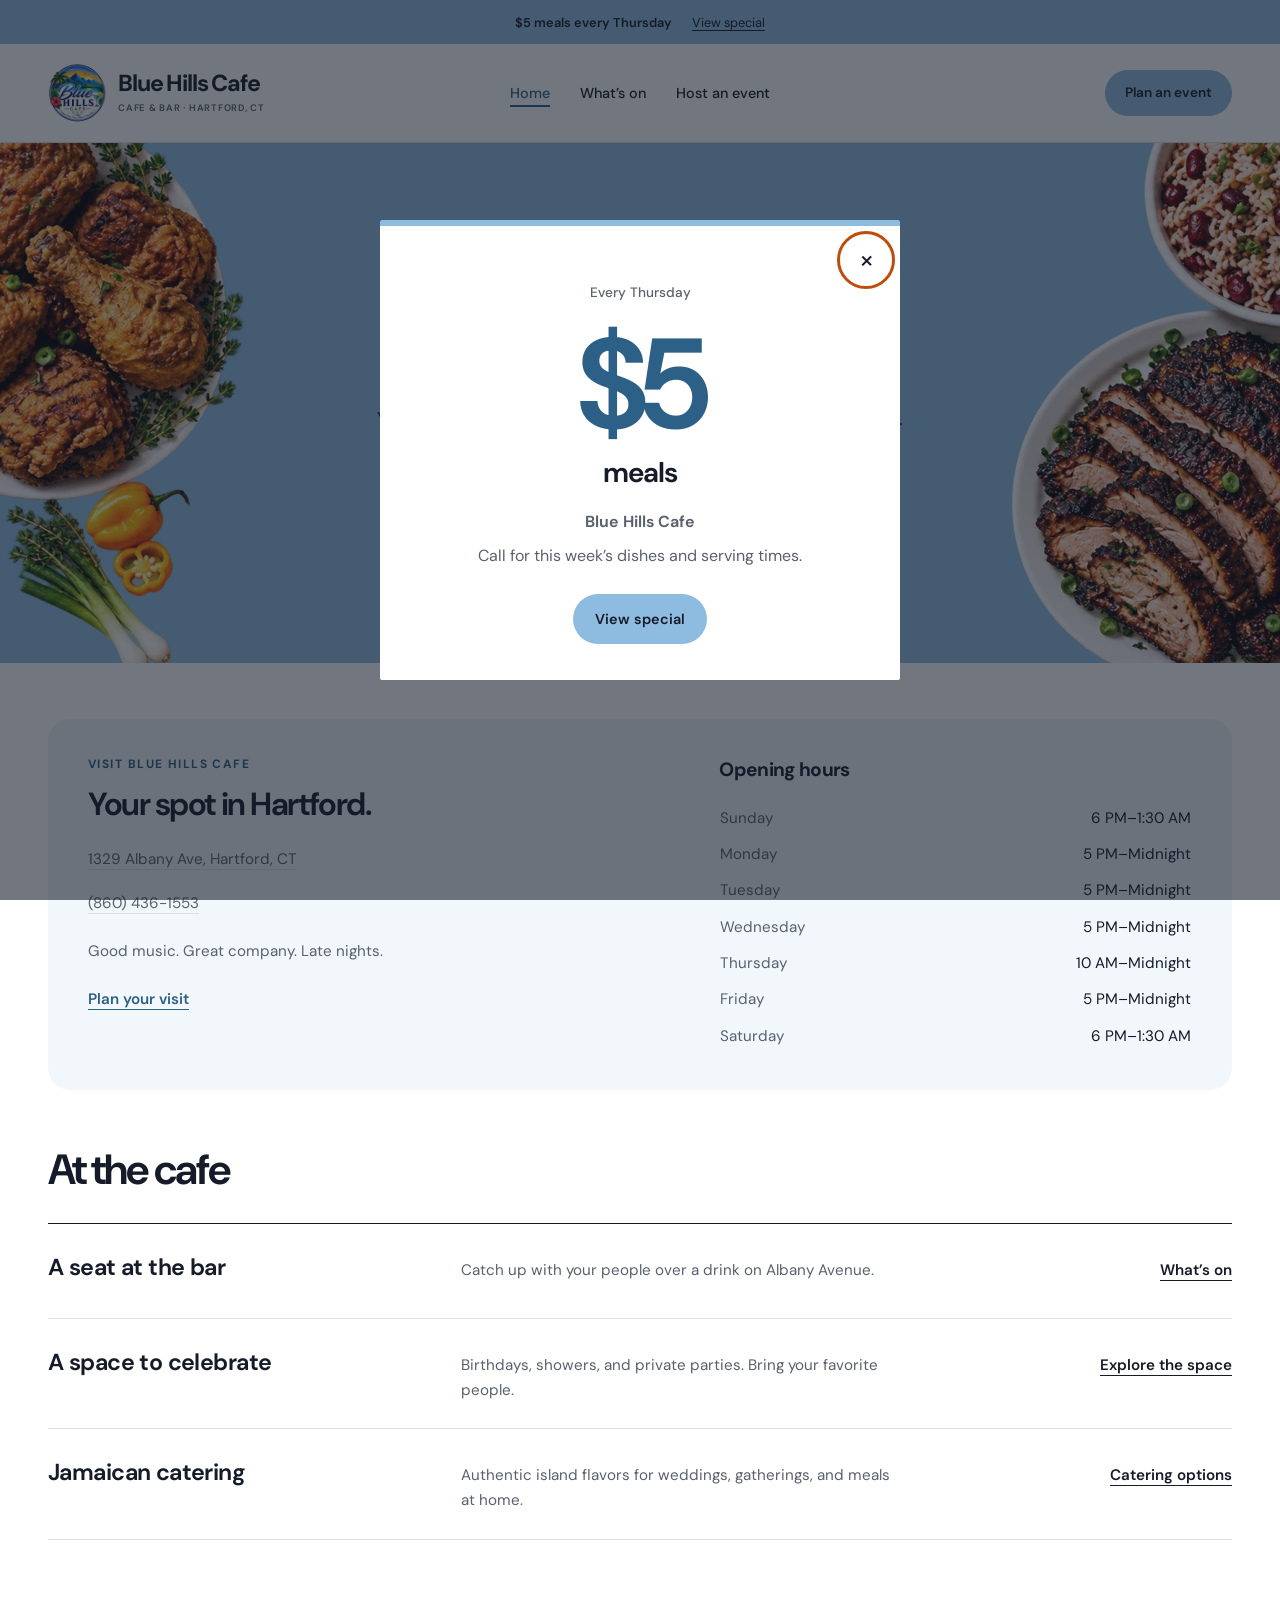
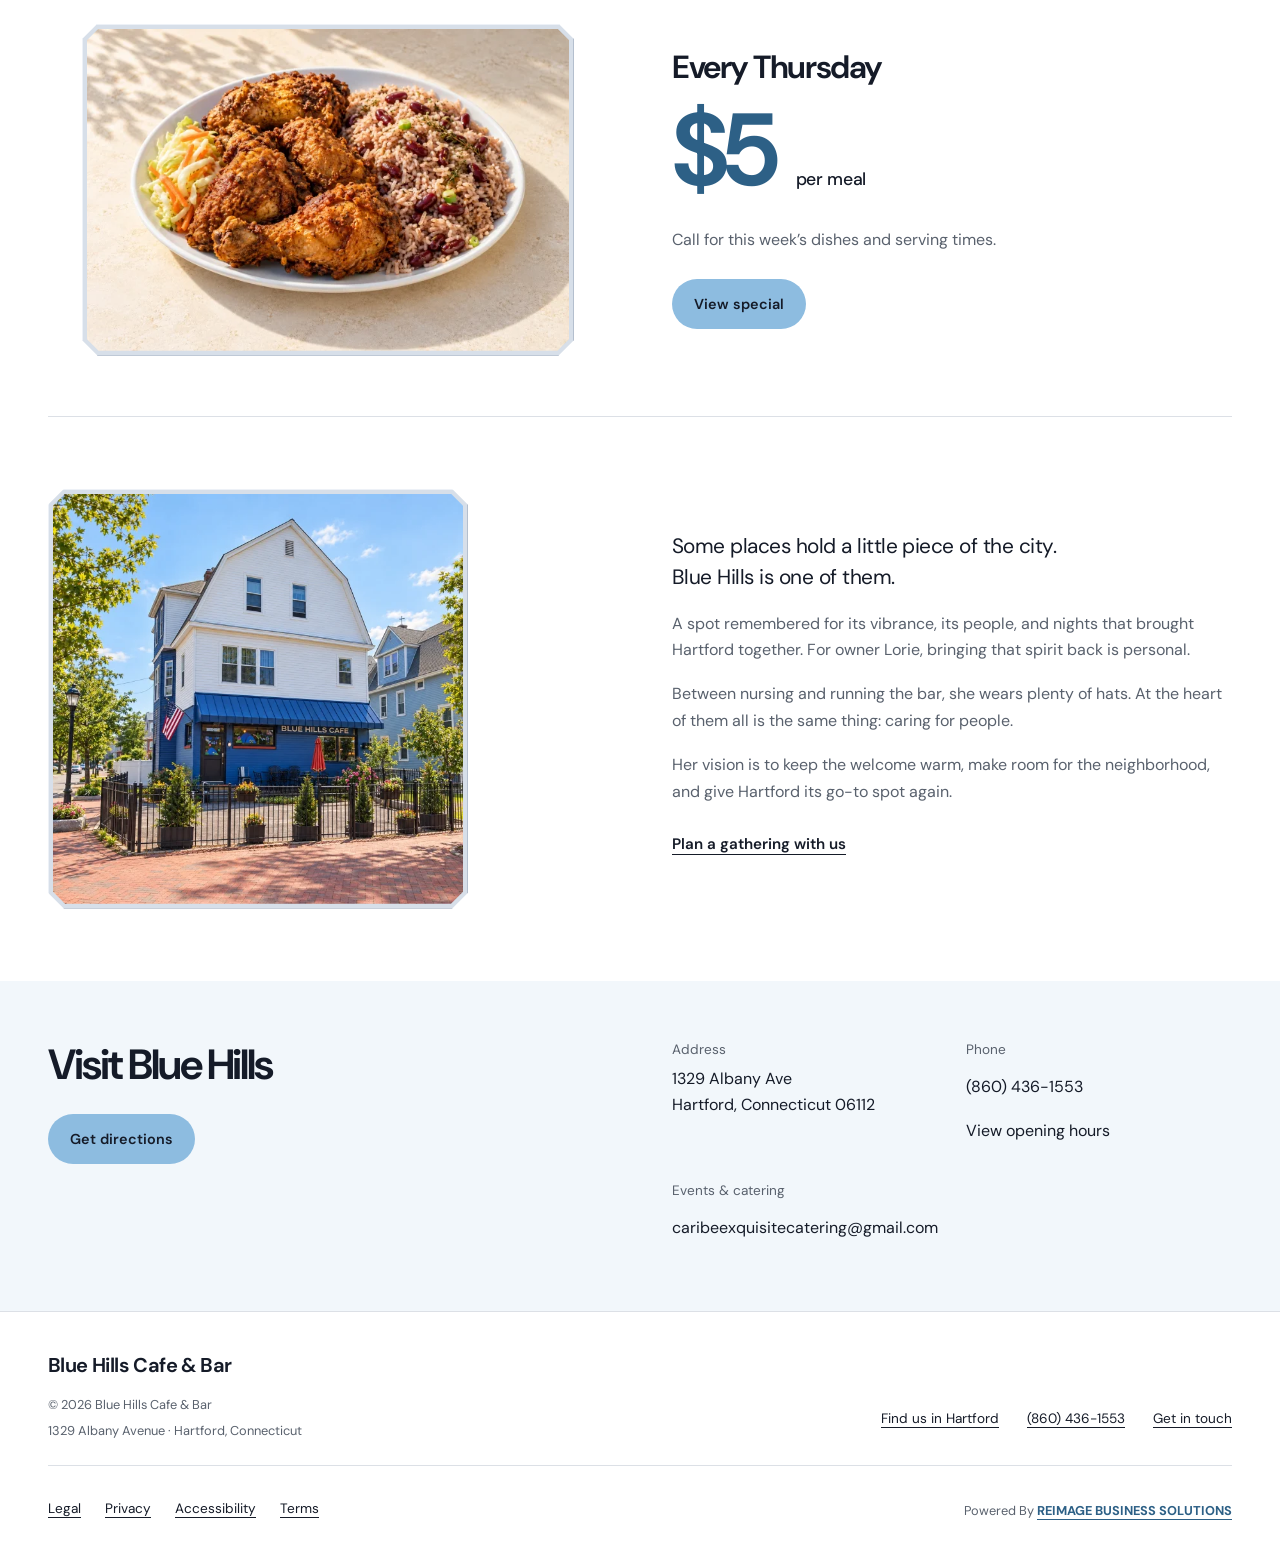
<file: index.html>
<!doctype html>
<html lang="en">
  <head>
    <meta charset="utf-8" />
    <meta name="viewport" content="width=device-width,initial-scale=1" />
    <meta name="theme-color" content="#ffffff" />
    <title>Blue Hills Cafe &amp; Bar | Hartford, CT</title>
    <meta
      name="description"
      content="Visit Blue Hills Cafe &amp; Bar in Hartford, CT for late-night drinks, $5 Thursday meals, music nights, private parties, and Jamaican catering."
    />
    <link rel="canonical" href="https://bluehillscafe.com/" />
    <link rel="describedby" href="https://bluehillscafe.com/llms.txt" type="text/plain" />
    <meta name="robots" content="index, follow, max-image-preview:large" />
    <meta property="og:type" content="website" />
    <meta property="og:site_name" content="Blue Hills Cafe" />
    <meta property="og:locale" content="en_US" />
    <meta property="og:title" content="Blue Hills Cafe &amp; Bar | Hartford, CT" />
    <meta property="og:description" content="Visit Blue Hills Cafe &amp; Bar in Hartford, CT for late-night drinks, $5 Thursday meals, music nights, private parties, and Jamaican catering." />
    <meta property="og:url" content="https://bluehillscafe.com/" />
    <meta property="og:image" content="https://bluehillscafe.com/assets/blue-hills-interior-1448.webp" />
    <meta property="og:image:width" content="1448" />
    <meta property="og:image:height" content="1086" />
    <meta property="og:image:alt" content="Blue Hills Cafe interior with a wooden bar, blue lighting, and a pool table" />
    <meta name="twitter:card" content="summary_large_image" />
    <meta name="twitter:title" content="Blue Hills Cafe &amp; Bar | Hartford, CT" />
    <meta name="twitter:description" content="Visit Blue Hills Cafe &amp; Bar in Hartford, CT for late-night drinks, $5 Thursday meals, music nights, private parties, and Jamaican catering." />
    <meta name="twitter:image" content="https://bluehillscafe.com/assets/blue-hills-interior-1448.webp" />
    <meta name="twitter:image:alt" content="Blue Hills Cafe interior with a wooden bar, blue lighting, and a pool table" />
    <link rel="icon" href="assets/favicon.svg?v=2" type="image/svg+xml" />
    <link rel="stylesheet" href="styles.css?v=20261112-closure-blue" />
    <script src="app.js?v=20261112-closure-blue" defer></script>
    <script type="application/ld+json">
      {
        "@context": "https://schema.org",
        "@graph": [
          {
            "@type": "WebSite",
            "@id": "https://bluehillscafe.com/#website",
            "url": "https://bluehillscafe.com/",
            "name": "Blue Hills Cafe",
            "inLanguage": "en-US",
            "publisher": {
              "@id": "https://bluehillscafe.com/#business"
            }
          },
          {
            "@type": "BarOrPub",
            "@id": "https://bluehillscafe.com/#business",
            "name": "Blue Hills Cafe & Bar",
            "alternateName": "Blue Hills Cafe",
            "url": "https://bluehillscafe.com/",
            "description": "Visit Blue Hills Cafe & Bar in Hartford, CT for late-night drinks, $5 Thursday meals, music nights, private parties, and Jamaican catering.",
            "image": "https://bluehillscafe.com/assets/blue-hills-interior-1448.webp",
            "logo": "https://bluehillscafe.com/assets/blue-hills-brand.jpg",
            "telephone": "+1-860-436-1553",
            "email": "caribeexquisitecatering@gmail.com",
            "address": {
              "@type": "PostalAddress",
              "streetAddress": "1329 Albany Avenue",
              "addressLocality": "Hartford",
              "addressRegion": "CT",
              "postalCode": "06112",
              "addressCountry": "US"
            },
            "hasMap": "https://www.google.com/maps/search/?api=1&query=1329+Albany+Ave+Hartford+Connecticut",
            "openingHoursSpecification": [
              {
                "@type": "OpeningHoursSpecification",
                "dayOfWeek": [
                  "Monday",
                  "Tuesday",
                  "Wednesday",
                  "Friday"
                ],
                "opens": "17:00",
                "closes": "00:00"
              },
              {
                "@type": "OpeningHoursSpecification",
                "dayOfWeek": "Thursday",
                "opens": "10:00",
                "closes": "00:00"
              },
              {
                "@type": "OpeningHoursSpecification",
                "dayOfWeek": [
                  "Saturday",
                  "Sunday"
                ],
                "opens": "18:00",
                "closes": "01:30"
              }
            ]
          }
        ]
      }
    </script>
    <meta name="msvalidate.01" content="78F93D1057647D83AE4B906CA632988F" />
  </head>
  <body data-page="home">
    <div data-header></div>
    <main id="main" tabindex="-1">
      <section class="food-hero" aria-labelledby="hero-heading">
        <div class="hero-food-spread" aria-hidden="true">
          <div class="hero-food-group hero-food-left">
            <img
              src="assets/catering-hero-centered-1774.webp"
              srcset="assets/catering-hero-centered-768.webp 768w, assets/catering-hero-centered-1280.webp 1280w, assets/catering-hero-centered-1774.webp 1774w"
              sizes="(max-width: 700px) 1000px, 100vw"
              alt=""
              width="1774"
              height="887"
              fetchpriority="high"
            />
          </div>
          <div class="hero-food-group hero-food-right">
            <img
              src="assets/catering-hero-centered-1774.webp"
              srcset="assets/catering-hero-centered-768.webp 768w, assets/catering-hero-centered-1280.webp 1280w, assets/catering-hero-centered-1774.webp 1774w"
              sizes="(max-width: 700px) 1000px, 100vw"
              alt=""
              width="1774"
              height="887"
              fetchpriority="high"
            />
          </div>
        </div>
        <div class="wrap hero">
          <div class="hero-copy">
            <h1 id="hero-heading">Good music.<br />Great company.</h1>
            <p class="intro">
              Late-night drinks, laid-back hangs, and a bite to eat.<br />Your
              local spot to unwind or rent for your next party or event.
            </p>
            <div class="actions">
              <a href="events.html" class="button">What’s on</a>
              <a href="host.html#appispot" class="button outline"
                >Rent this spot</a
              >
            </div>
            <a class="hero-location" href="#opening-hours"
              >1329 Albany Ave · Hartford, CT</a
            >
          </div>
        </div>
      </section>

      <section class="wrap hours-card" id="opening-hours" aria-labelledby="visit-card-heading">
        <div class="hours-card-copy">
          <p class="hours-eyebrow">Visit Blue Hills Cafe</p>
          <h2 id="visit-card-heading">Your spot in Hartford.</h2>
          <a class="hours-contact" href="https://www.google.com/maps/search/?api=1&query=1329+Albany+Ave+Hartford+Connecticut" target="_blank" rel="noopener noreferrer">1329 Albany Ave, Hartford, CT</a>
          <a class="hours-contact" href="tel:+18604361553">(860) 436-1553</a>
          <p class="hours-welcome">Good music. Great company. Late nights.</p>
          <a class="text-link" href="#visit">Plan your visit</a>
        </div>
        <table class="opening-hours">
          <caption>Opening hours</caption>
          <tbody>
            <tr><th scope="row">Sunday</th><td>6 PM–1:30 AM</td></tr>
            <tr><th scope="row">Monday</th><td>5 PM–Midnight</td></tr>
            <tr><th scope="row">Tuesday</th><td>5 PM–Midnight</td></tr>
            <tr><th scope="row">Wednesday</th><td>5 PM–Midnight</td></tr>
            <tr><th scope="row">Thursday</th><td>10 AM–Midnight</td></tr>
            <tr><th scope="row">Friday</th><td>5 PM–Midnight</td></tr>
            <tr><th scope="row">Saturday</th><td>6 PM–1:30 AM</td></tr>
          </tbody>
        </table>
      </section>

      <section class="section wrap experiences" aria-labelledby="at-the-cafe">
        <div class="section-head"><h2 id="at-the-cafe">At the cafe</h2></div>
        <div class="experience-list">
          <article class="experience-row">
            <h3>A seat at the bar</h3>
            <p>Catch up with your people over a drink on Albany Avenue.</p>
            <a class="text-link" href="events.html">What’s on</a>
          </article>
          <article class="experience-row">
            <h3>A space to celebrate</h3>
            <p>
              Birthdays, showers, and private parties. Bring your favorite
              people.
            </p>
            <a class="text-link" href="host.html#space">Explore the space</a>
          </article>
          <article class="experience-row">
            <h3>Jamaican catering</h3>
            <p>
              Authentic island flavors for weddings, gatherings, and meals at
              home.
            </p>
            <a class="text-link" href="host.html#catering">Catering options</a>
          </article>
        </div>
      </section>
      <section class="wrap thursday-feature" aria-labelledby="thursday-heading">
        <div class="thursday-image">
          <div class="photo-frame">
            <img
              src="assets/fried-chicken-rice-peas-wide-1536.webp"
              srcset="
                assets/fried-chicken-rice-peas-wide-640.webp   640w,
                assets/fried-chicken-rice-peas-wide-1536.webp 1536w
              "
              sizes="(max-width: 600px) 78vw, (max-width: 1336px) 40vw, 508px"
              alt="Generated food illustration of crispy fried chicken with Jamaican rice and peas and cabbage"
              width="1536"
              height="1024"
              loading="lazy"
            />
          </div>
        </div>
        <div class="thursday-copy">
          <h2 id="thursday-heading">Every Thursday</h2>
          <p class="thursday-price">$5 <span>per meal</span></p>
          <p>
            Call for this week’s dishes and serving times.
          </p>
          <a href="events.html#thursday" class="button"
            >View special</a
          >
        </div>
      </section>
      <section class="section wrap story" id="story" aria-label="Our story">
        <div class="story-grid">
          <div class="story-image">
            <div class="photo-frame story-photo">
              <img
                src="assets/blue-hills-exterior-1254.webp"
                srcset="
                  assets/blue-hills-exterior-640.webp   640w,
                  assets/blue-hills-exterior-1254.webp 1254w
                "
                sizes="(max-width: 600px) calc(100vw - 50px), 410px"
                alt="AI-enhanced exterior of Blue Hills Cafe, with its blue storefront and patio on Albany Avenue in Hartford"
                width="1254"
                height="1254"
                loading="lazy"
              />
            </div>
          </div>
          <div class="story-copy">
            <p class="story-lead">
              Some places hold a little piece of the city.<br />Blue Hills is
              one of them.
            </p>
            <p>
              A spot remembered for its vibrance, its people, and nights that
              brought Hartford together. For owner Lorie, bringing that spirit
              back is personal.
            </p>
            <p>
              Between nursing and running the bar, she wears plenty of hats. At
              the heart of them all is the same thing: caring for people.
            </p>
            <p>
              Her vision is to keep the welcome warm, make room for the
              neighborhood, and give Hartford its go-to spot again.
            </p>
            <a href="host.html" class="text-link">Plan a gathering with us</a>
          </div>
        </div>
      </section>
      <section class="visit-section" id="visit">
        <div class="wrap visit-grid">
          <div>
            <h2>Visit Blue Hills</h2>
            <a
              class="button"
              href="https://www.google.com/maps/search/?api=1&query=1329+Albany+Ave+Hartford+Connecticut"
              target="_blank"
              rel="noopener noreferrer"
              >Get directions</a
            >
          </div>
          <div class="visit-details">
            <div>
              <span class="detail-label">Address</span>
              <p>1329 Albany Ave<br />Hartford, Connecticut 06112</p>
            </div>
            <div>
              <span class="detail-label">Phone</span
              ><a href="tel:+18604361553">(860) 436-1553</a>
              <p><a href="#opening-hours">View opening hours</a></p>
            </div>
            <div class="full">
              <span class="detail-label">Events & catering</span
              ><a href="mailto:caribeexquisitecatering@gmail.com"
                >caribeexquisitecatering@gmail.com</a
              >
            </div>
          </div>
        </div>
      </section>
    </main>
    <div data-footer></div>
  </body>
</html>
</file>
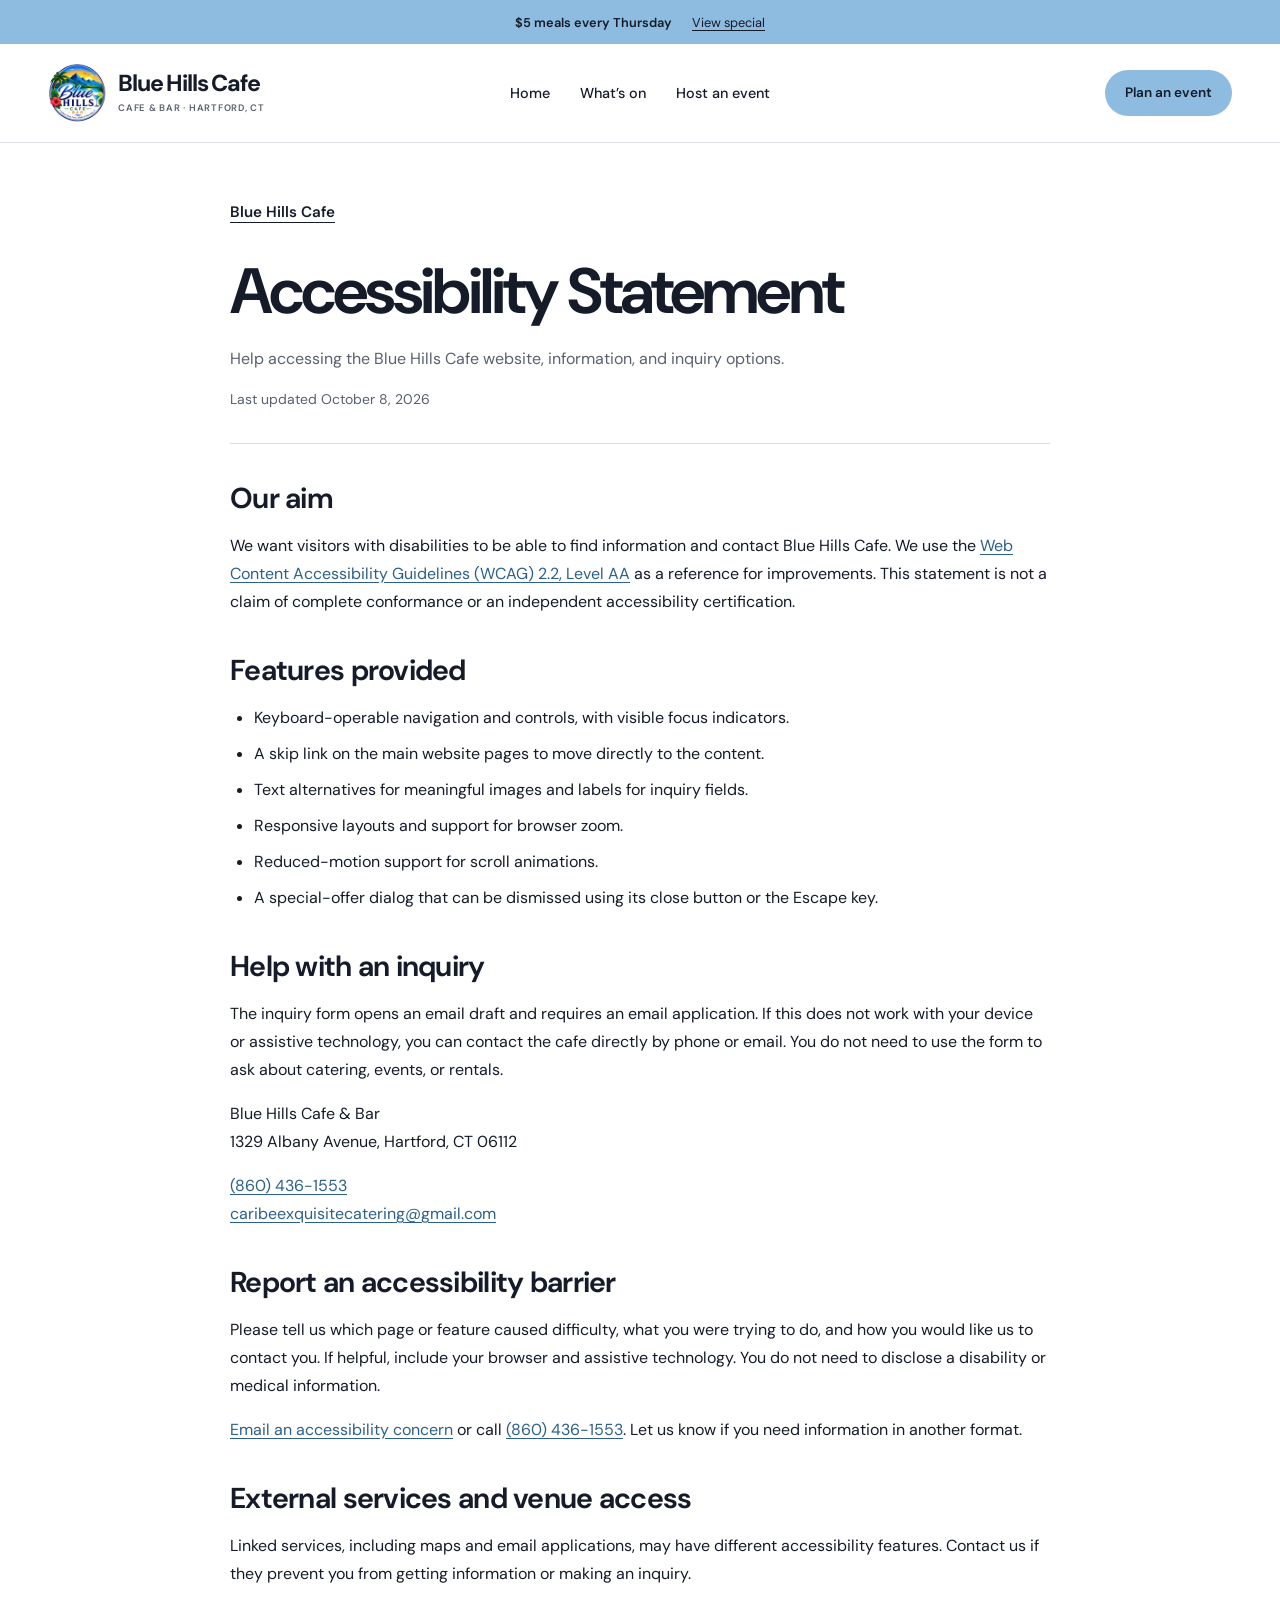
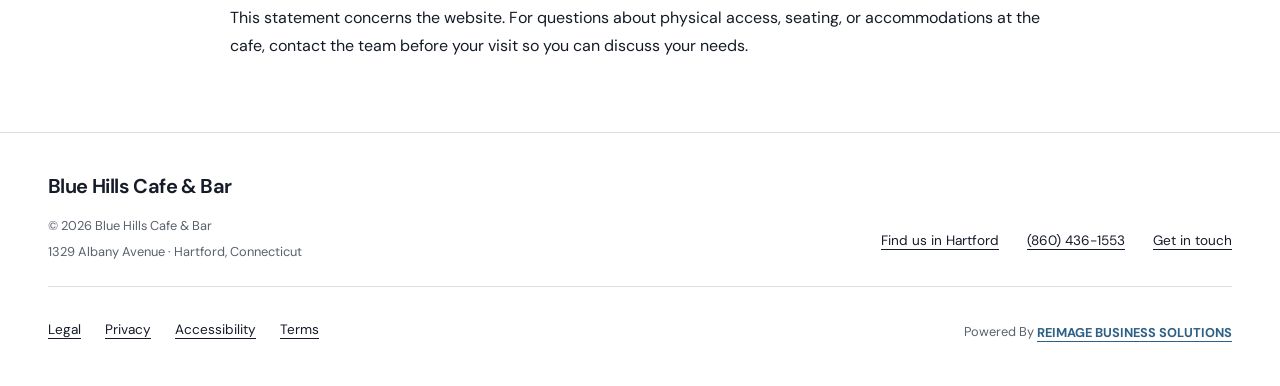
<file: accessibility.html>
<!doctype html>
<html lang="en">
  <head>
    <meta charset="utf-8" />
    <meta name="viewport" content="width=device-width,initial-scale=1" />
    <meta name="theme-color" content="#ffffff" />
    <title>Accessibility Statement | Blue Hills Cafe</title>
    <meta
      name="description"
      content="Help accessing the Blue Hills Cafe website, information, and inquiry options."
    />
    <link rel="canonical" href="https://bluehillscafe.com/accessibility.html" />
    <link rel="describedby" href="https://bluehillscafe.com/llms.txt" type="text/plain" />
    <meta name="robots" content="index, follow, max-image-preview:large" />
    <meta property="og:type" content="website" />
    <meta property="og:site_name" content="Blue Hills Cafe" />
    <meta property="og:locale" content="en_US" />
    <meta property="og:title" content="Accessibility Statement | Blue Hills Cafe" />
    <meta property="og:description" content="Help accessing the Blue Hills Cafe website, information, and inquiry options." />
    <meta property="og:url" content="https://bluehillscafe.com/accessibility.html" />
    <meta property="og:image" content="https://bluehillscafe.com/assets/blue-hills-interior-1448.webp" />
    <meta property="og:image:width" content="1448" />
    <meta property="og:image:height" content="1086" />
    <meta property="og:image:alt" content="Blue Hills Cafe interior with a wooden bar, blue lighting, and a pool table" />
    <meta name="twitter:card" content="summary_large_image" />
    <meta name="twitter:title" content="Accessibility Statement | Blue Hills Cafe" />
    <meta name="twitter:description" content="Help accessing the Blue Hills Cafe website, information, and inquiry options." />
    <meta name="twitter:image" content="https://bluehillscafe.com/assets/blue-hills-interior-1448.webp" />
    <meta name="twitter:image:alt" content="Blue Hills Cafe interior with a wooden bar, blue lighting, and a pool table" />
    <link rel="icon" href="assets/favicon.svg?v=2" type="image/svg+xml" />
    <link rel="stylesheet" href="styles.css?v=20261112-closure-blue" />
    <script src="app.js?v=20261112-closure-blue" defer></script>
  </head>
  <body data-page="policy">
    <div data-header></div>
    <main id="main" class="policy-page wrap" tabindex="-1">
      <header class="policy-heading">
        <a class="text-link" href="index.html">Blue Hills Cafe</a>
        <h1>Accessibility Statement</h1>
        <p>
          Help accessing the Blue Hills Cafe website, information, and inquiry
          options.
        </p>
        <p class="policy-updated">
          Last updated <time datetime="2026-10-08">October 8, 2026</time>
        </p>
      </header>
      <div class="policy-content">
        <section aria-labelledby="section-1">
          <h2 id="section-1">Our aim</h2>
          <p>
            We want visitors with disabilities to be able to find information
            and contact Blue Hills Cafe. We use the
            <a
              href="https://www.w3.org/TR/WCAG22/"
              target="_blank"
              rel="noopener noreferrer"
              >Web Content Accessibility Guidelines (WCAG) 2.2, Level AA</a
            >
            as a reference for improvements. This statement is not a claim of
            complete conformance or an independent accessibility certification.
          </p>
        </section>
        <section aria-labelledby="section-2">
          <h2 id="section-2">Features provided</h2>
          <ul>
            <li>
              Keyboard-operable navigation and controls, with visible focus
              indicators.
            </li>
            <li>
              A skip link on the main website pages to move directly to the
              content.
            </li>
            <li>
              Text alternatives for meaningful images and labels for inquiry
              fields.
            </li>
            <li>Responsive layouts and support for browser zoom.</li>
            <li>Reduced-motion support for scroll animations.</li>
            <li>
              A special-offer dialog that can be dismissed using its close
              button or the Escape key.
            </li>
          </ul>
        </section>
        <section aria-labelledby="section-3">
          <h2 id="section-3">Help with an inquiry</h2>
          <p>
            The inquiry form opens an email draft and requires an email
            application. If this does not work with your device or assistive
            technology, you can contact the cafe directly by phone or email. You
            do not need to use the form to ask about catering, events, or
            rentals.
          </p>
          <p>
            Blue Hills Cafe &amp; Bar<br />1329 Albany Avenue, Hartford, CT
            06112
          </p>
          <p>
            <a href="tel:+18604361553">(860) 436-1553</a><br /><a
              href="mailto:caribeexquisitecatering@gmail.com"
              >caribeexquisitecatering@gmail.com</a
            >
          </p>
        </section>
        <section aria-labelledby="section-4">
          <h2 id="section-4">Report an accessibility barrier</h2>
          <p>
            Please tell us which page or feature caused difficulty, what you
            were trying to do, and how you would like us to contact you. If
            helpful, include your browser and assistive technology. You do not
            need to disclose a disability or medical information.
          </p>
          <p>
            <a
              href="mailto:caribeexquisitecatering@gmail.com?subject=Website%20accessibility%20help"
              >Email an accessibility concern</a
            >
            or call <a href="tel:+18604361553">(860) 436-1553</a>. Let us know
            if you need information in another format.
          </p>
        </section>
        <section aria-labelledby="section-5">
          <h2 id="section-5">External services and venue access</h2>
          <p>
            Linked services, including maps and email applications, may have
            different accessibility features. Contact us if they prevent you
            from getting information or making an inquiry.
          </p>
          <p>
            This statement concerns the website. For questions about physical
            access, seating, or accommodations at the cafe, contact the team
            before your visit so you can discuss your needs.
          </p>
        </section>
      </div>
    </main>
    <div data-footer></div>
  </body>
</html>
</file>
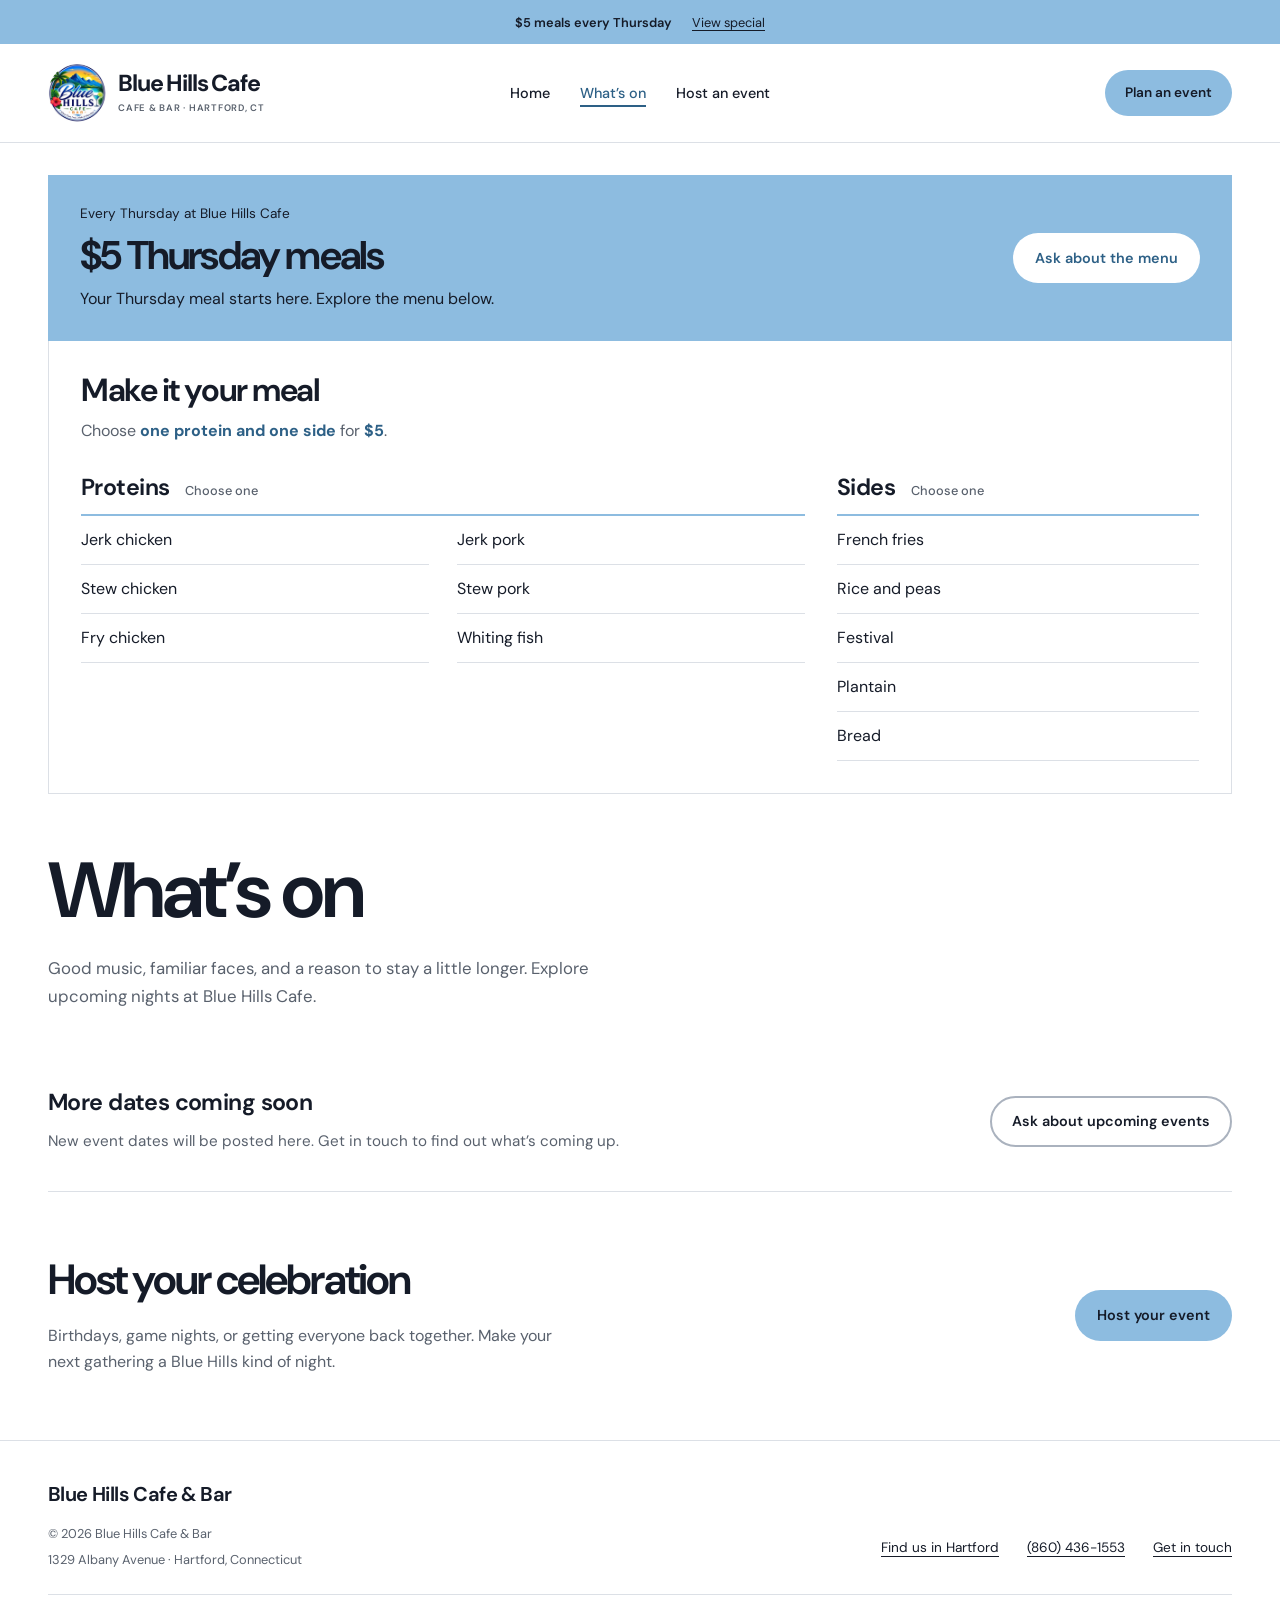
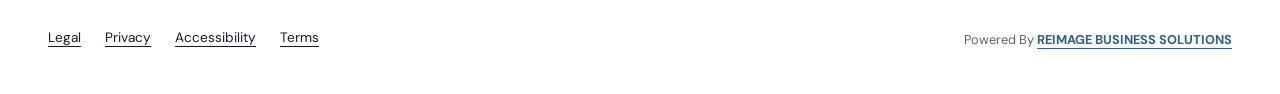
<file: events.html>
<!doctype html>
<html lang="en">
  <head>
    <meta charset="utf-8" />
    <meta name="viewport" content="width=device-width,initial-scale=1" />
    <meta name="theme-color" content="#ffffff" />
    <title>Events &amp; Thursday Specials in Hartford | Blue Hills Cafe</title>
    <meta
      name="description"
      content="See upcoming events, music nights, and celebrations at Blue Hills Cafe in Hartford, CT, plus $5 meals every Thursday."
    />
    <link rel="canonical" href="https://bluehillscafe.com/events.html" />
    <link rel="describedby" href="https://bluehillscafe.com/llms.txt" type="text/plain" />
    <meta name="robots" content="index, follow, max-image-preview:large" />
    <meta property="og:type" content="website" />
    <meta property="og:site_name" content="Blue Hills Cafe" />
    <meta property="og:locale" content="en_US" />
    <meta property="og:title" content="Events &amp; Thursday Specials in Hartford | Blue Hills Cafe" />
    <meta property="og:description" content="See upcoming events, music nights, and celebrations at Blue Hills Cafe in Hartford, CT, plus $5 meals every Thursday." />
    <meta property="og:url" content="https://bluehillscafe.com/events.html" />
    <meta property="og:image" content="https://bluehillscafe.com/assets/blue-hills-interior-1448.webp" />
    <meta property="og:image:width" content="1448" />
    <meta property="og:image:height" content="1086" />
    <meta property="og:image:alt" content="Blue Hills Cafe interior with a wooden bar, blue lighting, and a pool table" />
    <meta name="twitter:card" content="summary_large_image" />
    <meta name="twitter:title" content="Events &amp; Thursday Specials in Hartford | Blue Hills Cafe" />
    <meta name="twitter:description" content="See upcoming events, music nights, and celebrations at Blue Hills Cafe in Hartford, CT, plus $5 meals every Thursday." />
    <meta name="twitter:image" content="https://bluehillscafe.com/assets/blue-hills-interior-1448.webp" />
    <meta name="twitter:image:alt" content="Blue Hills Cafe interior with a wooden bar, blue lighting, and a pool table" />
    <link rel="icon" href="assets/favicon.svg?v=2" type="image/svg+xml" />
    <link rel="stylesheet" href="styles.css?v=20261112-closure-blue" />
    <script src="app.js?v=20261112-closure-blue" defer></script>
  </head>
  <body data-page="events">
    <div data-header></div>
    <main id="main" class="wrap" tabindex="-1">
      <section class="thursday-banner" id="thursday" aria-labelledby="thursday-title">
        <div>
          <p class="banner-eyebrow">Every Thursday at Blue Hills Cafe</p>
          <h2 id="thursday-title">$5 Thursday meals</h2>
          <p>Your Thursday meal starts here. Explore the menu below.</p>
        </div>
        <a href="tel:+18604361553" class="button">Ask about the menu</a>
      </section>
      <section class="thursday-menu" aria-labelledby="thursday-menu-title">
        <div class="thursday-menu-intro">
          <h2 id="thursday-menu-title">Make it your meal</h2>
          <p>Choose <strong>one protein and one side</strong> for <strong>$5</strong>.</p>
        </div>
        <div class="thursday-menu-grid">
          <div class="thursday-menu-group">
            <h3>Proteins <span>Choose one</span></h3>
            <ul class="thursday-proteins">
              <li>Jerk chicken</li>
              <li>Stew chicken</li>
              <li>Fry chicken</li>
              <li>Jerk pork</li>
              <li>Stew pork</li>
              <li>Whiting fish</li>
            </ul>
          </div>
          <div class="thursday-menu-group thursday-sides">
            <h3>Sides <span>Choose one</span></h3>
            <ul>
              <li>French fries</li>
              <li>Rice and peas</li>
              <li>Festival</li>
              <li>Plantain</li>
              <li>Bread</li>
            </ul>
          </div>
        </div>
      </section>
      <div class="page-intro">
        <h1>What’s on</h1>
        <p>
          Good music, familiar faces, and a reason to stay a little longer.
          Explore upcoming nights at Blue Hills Cafe.
        </p>
      </div>
      <div class="event-list" data-event-list>
        <section
          class="event-feature"
          id="new-level"
          data-event-date="2026-10-27"
          data-paid-promotion="false"
          data-promo-summary="New Level — Win Win Round Robin at Blue Hills Cafe. Call for admission and start time."
          aria-labelledby="new-level-title"
        >
          <div class="event-poster night-poster">
            <span>Tuesday · 2026</span>
            <time class="night-date" datetime="2026-10-27">
              <span>October</span>
              <span>27</span>
            </time>
            <span class="admission-label">Win Win Round Robin</span>
          </div>
          <div class="event-detail">
            <h2 id="new-level-title">New Level</h2>
            <p>Join us for New Level — Win Win Round Robin at Blue Hills Cafe.</p>
            <dl class="event-facts">
              <div><dt>When</dt><dd>Tuesday, October 27, 2026</dd></div>
              <div><dt>Where</dt><dd>1329 Albany Avenue, Hartford, CT</dd></div>
              <div><dt>Entry</dt><dd>Call for details</dd></div>
            </dl>
            <p>Call the cafe for the start time and admission details.</p>
            <div class="actions">
              <a href="tel:+18604361553" class="button">Call about this event</a>
              <a
                href="https://www.google.com/maps/search/?api=1&amp;query=1329+Albany+Ave+Hartford+Connecticut"
                class="button outline"
                target="_blank"
                rel="noopener noreferrer"
                >Get directions</a
              >
            </div>
          </div>
        </section>
        <section
          class="event-feature"
          id="amazing-win-win-round-robin"
          data-event-date="2026-11-03"
          data-paid-promotion="false"
          data-promo-summary="Christine presents Win Win Round Robin at Blue Hills Cafe. Call for admission and start time."
          aria-labelledby="amazing-title"
        >
          <div class="event-poster night-poster">
            <span>Tuesday · 2026</span>
            <time class="night-date" datetime="2026-11-03">
              <span>November</span>
              <span>3</span>
            </time>
            <span class="admission-label">Win Win Round Robin</span>
          </div>
          <div class="event-detail">
            <h2 id="amazing-title">Amazing</h2>
            <p>
              Christine presents Amazing — Win Win Round Robin at Blue Hills
              Cafe, featuring DJ Ras-T.
            </p>
            <dl class="event-facts">
              <div><dt>When</dt><dd>Tuesday, November 3, 2026</dd></div>
              <div><dt>Where</dt><dd>1329 Albany Avenue, Hartford, CT</dd></div>
              <div><dt>Entry</dt><dd>Call for details</dd></div>
            </dl>
            <p>Call the cafe for the start time and admission details.</p>
            <div class="actions">
              <a href="tel:+18604361553" class="button">Call about this event</a>
              <a
                href="https://www.google.com/maps/search/?api=1&amp;query=1329+Albany+Ave+Hartford+Connecticut"
                class="button outline"
                target="_blank"
                rel="noopener noreferrer"
                >Get directions</a
              >
            </div>
          </div>
        </section>
        <section
          class="event-feature"
          id="chesters-50th-strong"
          data-event-date="2026-11-06"
          data-paid-promotion="false"
          data-promo-summary="Celebrate Chester’s 50th at Blue Hills Cafe. Call for admission and start time."
          aria-labelledby="chester-title"
        >
          <div class="event-poster night-poster">
            <span>Friday · 2026</span>
            <time class="night-date" datetime="2026-11-06">
              <span>November</span>
              <span>6</span>
            </time>
            <span class="admission-label">50th celebration</span>
          </div>
          <div class="event-detail">
            <h2 id="chester-title">Chester’s 50th Strong</h2>
            <p>
              Celebrate Chester’s 50th at Blue Hills Cafe. Music by Cancer
              Sound, DJ Zack, and DJ Clicka.
            </p>
            <dl class="event-facts">
              <div><dt>When</dt><dd>Friday, November 6, 2026</dd></div>
              <div><dt>Where</dt><dd>1329 Albany Avenue, Hartford, CT</dd></div>
              <div><dt>Entry</dt><dd>Call for details</dd></div>
            </dl>
            <p>Call the cafe for the start time and admission details.</p>
            <div class="actions">
              <a href="tel:+18604361553" class="button">Call about this event</a>
              <a
                href="https://www.google.com/maps/search/?api=1&amp;query=1329+Albany+Ave+Hartford+Connecticut"
                class="button outline"
                target="_blank"
                rel="noopener noreferrer"
                >Get directions</a
              >
            </div>
          </div>
        </section>
        <section
          class="event-feature"
          id="winning-streak"
          data-event-date="2026-11-10"
          data-paid-promotion="false"
          data-promo-summary="Donovan presents Winning Streak at Blue Hills Cafe, featuring Cancer Sound System and DJ Ras-T. Call for admission and start time."
          aria-labelledby="winning-streak-title"
        >
          <div class="event-poster night-poster">
            <span>Tuesday · 2026</span>
            <time class="night-date" datetime="2026-11-10">
              <span>November</span>
              <span>10</span>
            </time>
            <span class="admission-label">Win Win Round Robin</span>
          </div>
          <div class="event-detail">
            <h2 id="winning-streak-title">Winning Streak</h2>
            <p>Donovan presents Winning Streak — Win Win Round Robin at Blue Hills Cafe, featuring Cancer Sound System and DJ Ras-T.</p>
            <dl class="event-facts">
              <div><dt>When</dt><dd>Tuesday, November 10, 2026</dd></div>
              <div><dt>Where</dt><dd>1329 Albany Avenue, Hartford, CT</dd></div>
              <div><dt>Entry</dt><dd>Call for details</dd></div>
            </dl>
            <p>Call the cafe for the start time and admission details.</p>
            <div class="actions">
              <a href="tel:+18604361553" class="button">Call about this event</a>
              <a
                href="https://www.google.com/maps/search/?api=1&amp;query=1329+Albany+Ave+Hartford+Connecticut"
                class="button outline"
                target="_blank"
                rel="noopener noreferrer"
                >Get directions</a
              >
            </div>
          </div>
        </section>
        <section
          class="event-feature"
          id="boss-fi-every-boss"
          data-event-date="2026-11-13"
          data-paid-promotion="false"
          data-promo-summary="Blue Hills Cafe · Free admission"
          aria-labelledby="boss-title"
        >
          <div class="event-poster night-poster">
            <span>Friday · 2026</span>
            <time class="night-date" datetime="2026-11-13">
              <span>November</span>
              <span>13</span>
            </time>
            <span class="admission-label">Free admission</span>
          </div>
          <div class="event-detail">
            <h2 id="boss-title">Boss Fi Every Boss</h2>
            <p>
              Bring your people and settle in for a night of music at Blue Hills
              Cafe. Music by Glamma Wayne and Ras-T &amp; Flaco.
            </p>
            <dl class="event-facts">
              <div><dt>When</dt><dd>Friday, November 13, 2026</dd></div>
              <div><dt>Where</dt><dd>1329 Albany Avenue, Hartford, CT</dd></div>
              <div><dt>Entry</dt><dd>Free admission</dd></div>
            </dl>
            <p>Call the cafe for the start time and event details.</p>
            <div class="actions">
              <a href="tel:+18604361553" class="button">Call about this event</a>
              <a
                href="https://www.google.com/maps/search/?api=1&amp;query=1329+Albany+Ave+Hartford+Connecticut"
                class="button outline"
                target="_blank"
                rel="noopener noreferrer"
                >Get directions</a
              >
            </div>
          </div>
        </section>
      </div>
      <section class="empty-events" aria-labelledby="more-events">
        <div>
          <h3 id="more-events">More dates coming soon</h3>
          <p>
            New event dates will be posted here. Get in touch to find out what’s
            coming up.
          </p>
        </div>
        <a
          href="mailto:caribeexquisitecatering@gmail.com?subject=Upcoming%20events%20at%20Blue%20Hills%20Cafe"
          class="button outline"
          >Ask about upcoming events</a
        >
      </section>
      <section class="celebration-cta">
        <div>
          <h2>Host your celebration</h2>
          <p>
            Birthdays, game nights, or getting everyone back together. Make your
            next gathering a Blue Hills kind of night.
          </p>
        </div>
        <a href="host.html" class="button">Host your event</a>
      </section>
    </main>
    <div data-footer></div>
  </body>
</html>
</file>
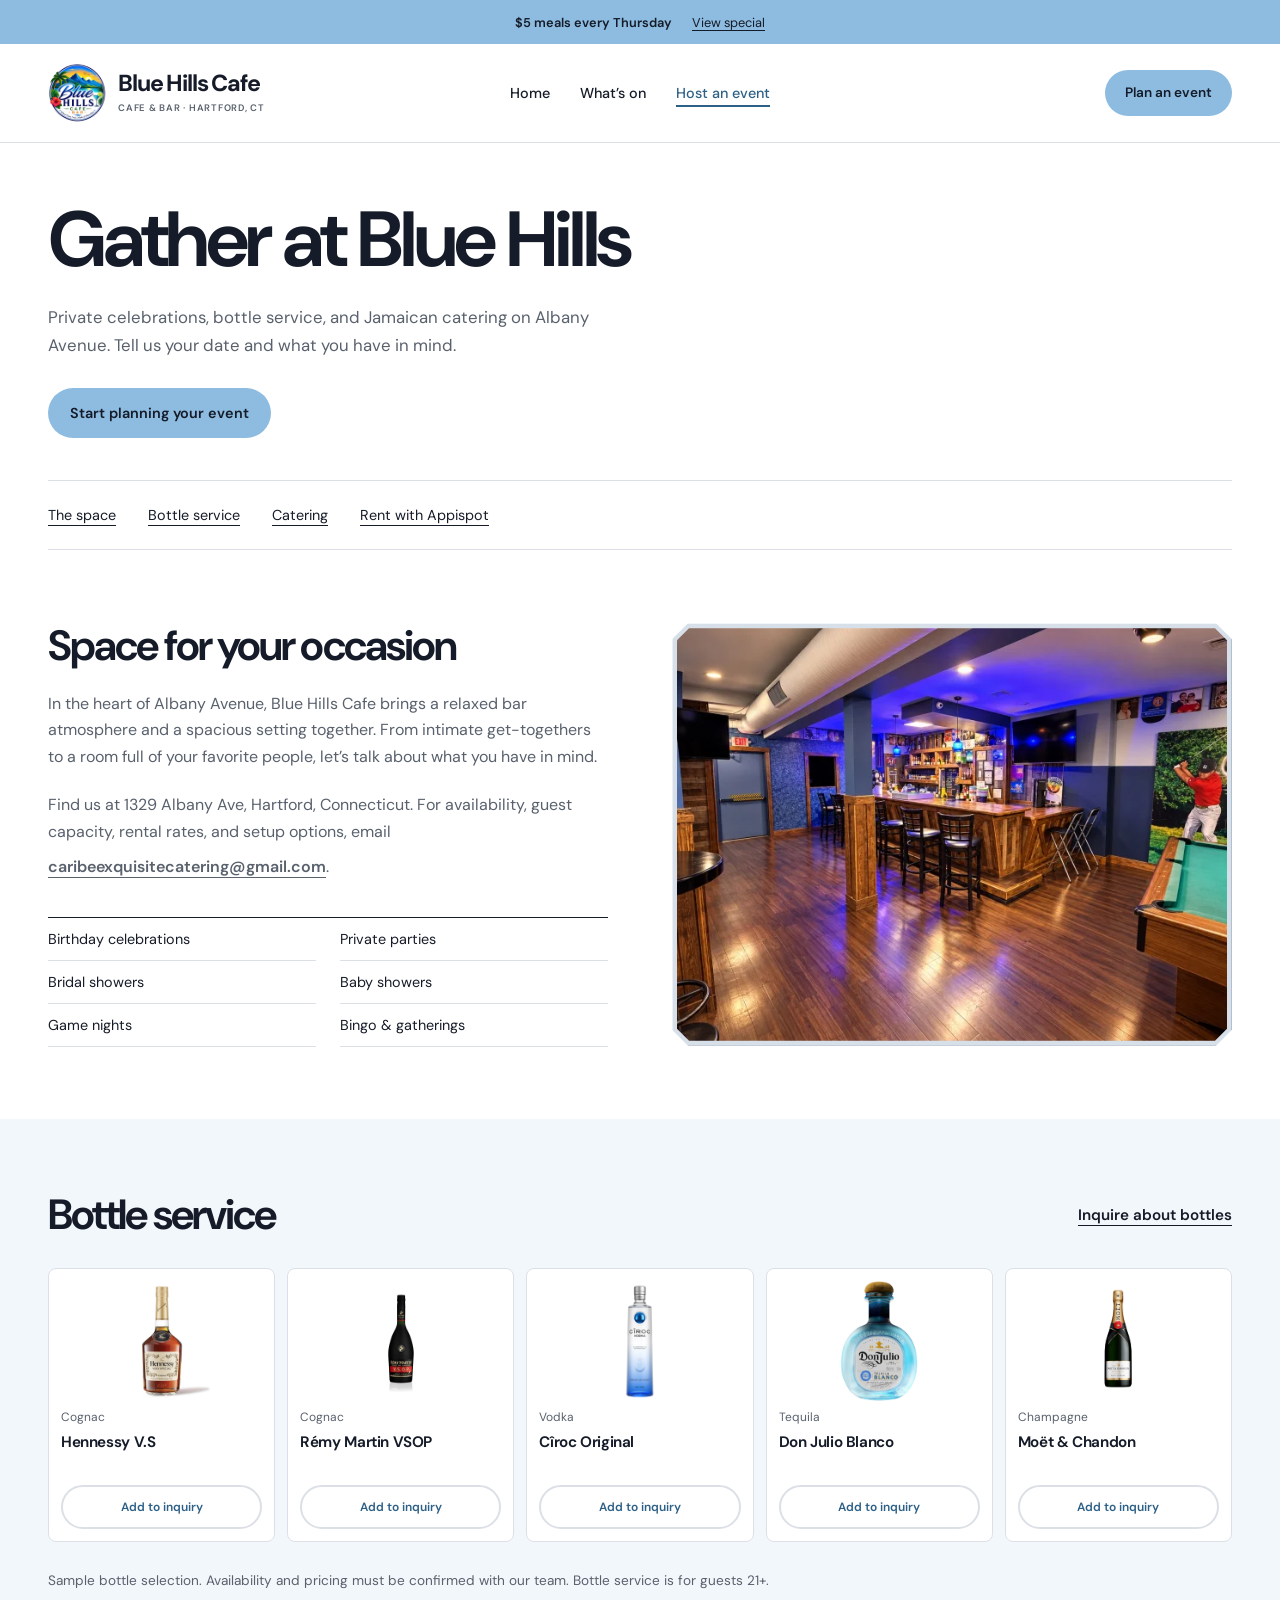
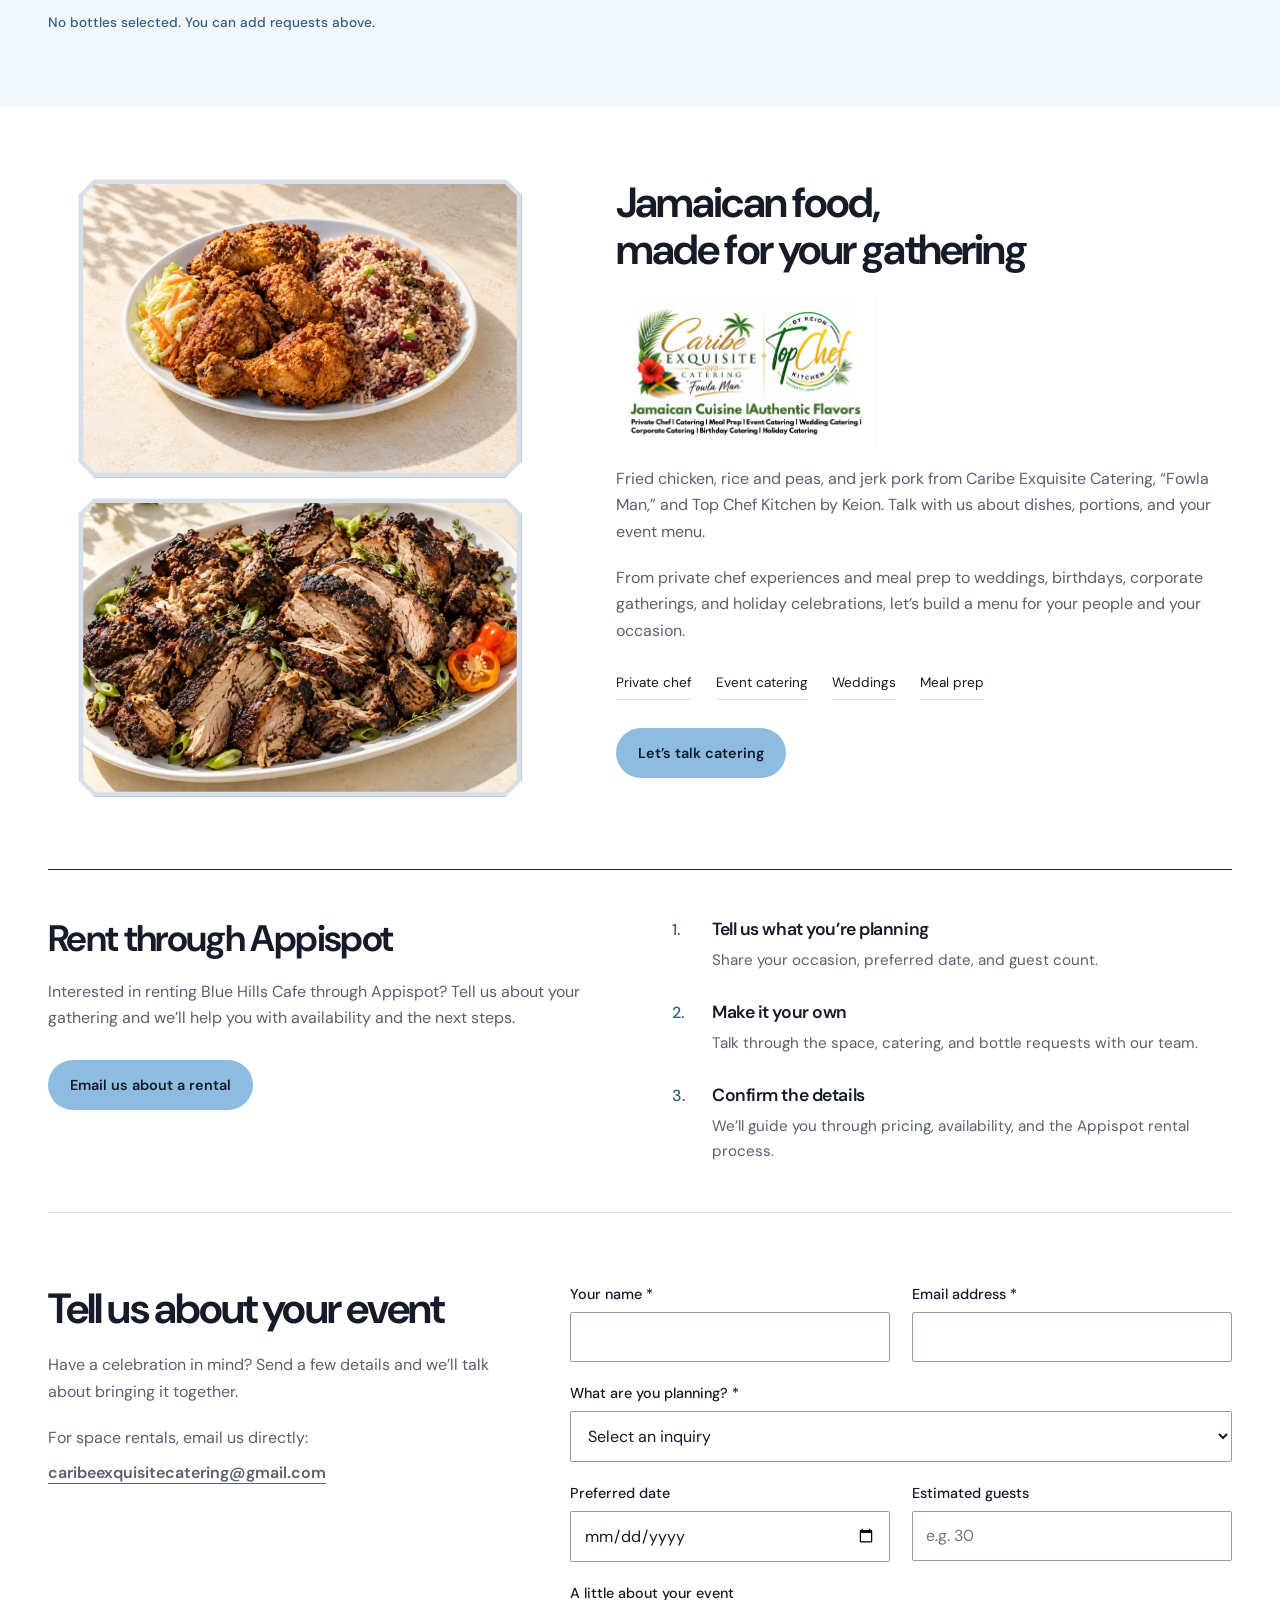
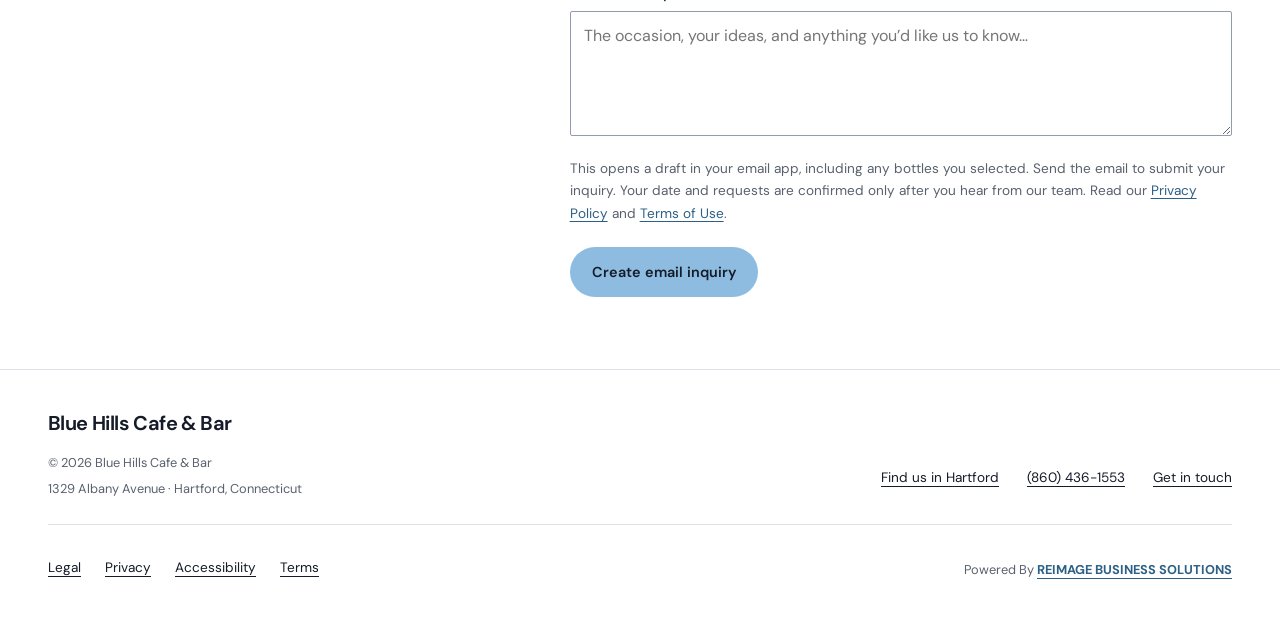
<file: host.html>
<!doctype html>
<html lang="en">
  <head>
    <meta charset="utf-8" />
    <meta name="viewport" content="width=device-width,initial-scale=1" />
    <meta name="theme-color" content="#ffffff" />
    <title>Event Space &amp; Jamaican Catering in Hartford | Blue Hills Cafe</title>
    <meta
      name="description"
      content="Plan private parties at Blue Hills Cafe in Hartford, CT. Ask about event space rentals, bottle service, and Jamaican catering from Caribe Exquisite Catering."
    />
    <link rel="canonical" href="https://bluehillscafe.com/host.html" />
    <link rel="describedby" href="https://bluehillscafe.com/llms.txt" type="text/plain" />
    <meta name="robots" content="index, follow, max-image-preview:large" />
    <meta property="og:type" content="website" />
    <meta property="og:site_name" content="Blue Hills Cafe" />
    <meta property="og:locale" content="en_US" />
    <meta property="og:title" content="Event Space &amp; Jamaican Catering in Hartford | Blue Hills Cafe" />
    <meta property="og:description" content="Plan private parties at Blue Hills Cafe in Hartford, CT. Ask about event space rentals, bottle service, and Jamaican catering from Caribe Exquisite Catering." />
    <meta property="og:url" content="https://bluehillscafe.com/host.html" />
    <meta property="og:image" content="https://bluehillscafe.com/assets/blue-hills-interior-1448.webp" />
    <meta property="og:image:width" content="1448" />
    <meta property="og:image:height" content="1086" />
    <meta property="og:image:alt" content="Blue Hills Cafe interior with a wooden bar, blue lighting, and a pool table" />
    <meta name="twitter:card" content="summary_large_image" />
    <meta name="twitter:title" content="Event Space &amp; Jamaican Catering in Hartford | Blue Hills Cafe" />
    <meta name="twitter:description" content="Plan private parties at Blue Hills Cafe in Hartford, CT. Ask about event space rentals, bottle service, and Jamaican catering from Caribe Exquisite Catering." />
    <meta name="twitter:image" content="https://bluehillscafe.com/assets/blue-hills-interior-1448.webp" />
    <meta name="twitter:image:alt" content="Blue Hills Cafe interior with a wooden bar, blue lighting, and a pool table" />
    <link rel="icon" href="assets/favicon.svg?v=2" type="image/svg+xml" />
    <link rel="stylesheet" href="styles.css?v=20261112-closure-blue" />
    <script src="app.js?v=20261112-closure-blue" defer></script>
  </head>
  <body data-page="host">
    <div data-header></div>
    <main id="main" tabindex="-1">
      <div class="wrap">
        <div class="page-intro">
          <h1>Gather at Blue Hills</h1>
          <p>
            Private celebrations, bottle service, and Jamaican catering on
            Albany Avenue. Tell us your date and what you have in mind.
          </p>
          <div class="actions">
            <a href="#inquire" class="button">Start planning your event</a>
          </div>
        </div>
        <nav class="hosting-nav" aria-label="Hosting sections">
          <a href="#space">The space</a>
          <a href="#bottles">Bottle service</a>
          <a href="#catering">Catering</a>
          <a href="#appispot">Rent with Appispot</a>
        </nav>
        <section id="space" class="section rental-layout">
          <div>
            <h2>Space for your occasion</h2>
            <p>
              In the heart of Albany Avenue, Blue Hills Cafe brings a relaxed
              bar atmosphere and a spacious setting together. From intimate
              get-togethers to a room full of your favorite people, let’s talk
              about what you have in mind.
            </p>
            <p>
              Find us at 1329 Albany Ave, Hartford, Connecticut. For
              availability, guest capacity, rental rates, and setup options,
              email
              <a
                class="text-link rental-email"
                href="mailto:caribeexquisitecatering@gmail.com?subject=Blue%20Hills%20Cafe%20space%20rental%20inquiry"
                >caribeexquisitecatering@gmail.com</a
              >.
            </p>
            <div class="occasion-list">
              <div>Birthday celebrations</div>
              <div>Private parties</div>
              <div>Bridal showers</div>
              <div>Baby showers</div>
              <div>Game nights</div>
              <div>Bingo & gatherings</div>
            </div>
          </div>
          <div class="photo-frame rental-photo">
            <img
              src="assets/blue-hills-interior-1448.webp"
              srcset="
                assets/blue-hills-interior-640.webp   640w,
                assets/blue-hills-interior-1448.webp 1448w
              "
              sizes="(max-width: 900px) calc(100vw - 50px), (max-width: 1336px) 44vw, 578px"
              alt="Blue Hills Cafe interior with a wooden bar, bar stools, blue lighting, televisions, and a pool table"
              width="1448"
              height="1086"
              loading="lazy"
            />
          </div>
        </section>
      </div>
      <section class="section bottles-section" id="bottles">
        <div class="wrap">
          <div class="section-head">
            <div>
              <h2>Bottle service</h2>
            </div>
            <a href="#inquire" class="text-link">Inquire about bottles</a>
          </div>
          <div
            class="bottle-list bottle-gallery"
            role="region"
            aria-label="Bottle selection"
            tabindex="0"
          >
            <article class="bottle-row">
              <div class="bottle-photo bottle-photo--square">
                <img
                  src="assets/bottles/hennessy-vs.webp"
                  alt="Hennessy V.S cognac bottle"
                  width="600"
                  height="600"
                  loading="lazy"
                />
              </div>
              <span class="bottle-category">Cognac</span>
              <h3>Hennessy V.S</h3>
              <button
                type="button"
                data-bottle="Hennessy V.S"
                aria-pressed="false"
              >
                Add to inquiry
              </button>
            </article>
            <article class="bottle-row">
              <div class="bottle-photo bottle-photo--square">
                <img
                  src="assets/bottles/remy-martin-vsop.webp"
                  alt="Rémy Martin VSOP cognac bottle"
                  width="600"
                  height="600"
                  loading="lazy"
                />
              </div>
              <span class="bottle-category">Cognac</span>
              <h3>Rémy Martin VSOP</h3>
              <button
                type="button"
                data-bottle="Rémy Martin VSOP"
                aria-pressed="false"
              >
                Add to inquiry
              </button>
            </article>
            <article class="bottle-row">
              <div class="bottle-photo bottle-photo--ciroc">
                <img
                  src="assets/bottles/ciroc-original.webp"
                  alt="Cîroc Original vodka bottle"
                  width="172"
                  height="800"
                  loading="lazy"
                />
              </div>
              <span class="bottle-category">Vodka</span>
              <h3>Cîroc Original</h3>
              <button
                type="button"
                data-bottle="Cîroc Original"
                aria-pressed="false"
              >
                Add to inquiry
              </button>
            </article>
            <article class="bottle-row">
              <div class="bottle-photo">
                <img
                  src="assets/bottles/don-julio-blanco.webp"
                  alt="Don Julio Blanco tequila bottle"
                  width="393"
                  height="600"
                  loading="lazy"
                />
              </div>
              <span class="bottle-category">Tequila</span>
              <h3>Don Julio Blanco</h3>
              <button
                type="button"
                data-bottle="Don Julio Blanco"
                aria-pressed="false"
              >
                Add to inquiry
              </button>
            </article>
            <article class="bottle-row">
              <div class="bottle-photo">
                <img
                  src="assets/bottles/moet-imperial.webp"
                  alt="Moët &amp; Chandon Brut Impérial champagne bottle"
                  width="449"
                  height="600"
                  loading="lazy"
                />
              </div>
              <span class="bottle-category">Champagne</span>
              <h3>Moët & Chandon</h3>
              <button
                type="button"
                data-bottle="Moët & Chandon"
                aria-pressed="false"
              >
                Add to inquiry
              </button>
            </article>
          </div>
          <p class="bottle-note">
            Sample bottle selection. Availability and pricing must be confirmed
            with our team. Bottle service is for guests 21+.
          </p>
          <p class="bottle-note" id="bottle-summary" aria-live="polite">
            No bottles selected. You can add requests above.
          </p>
        </div>
      </section>
      <section class="section wrap catering-grid" id="catering">
        <div class="catering-photos">
          <div class="photo-frame">
            <img
              class="food-photo"
              src="assets/fried-chicken-rice-peas-wide-1536.webp"
              srcset="
                assets/fried-chicken-rice-peas-wide-640.webp   640w,
                assets/fried-chicken-rice-peas-wide-1536.webp 1536w
              "
              sizes="(max-width: 760px) 78vw, (max-width: 1336px) 38vw, 466px"
              alt="Generated catering photograph of crispy fried chicken with Jamaican rice and peas and cabbage"
              width="1536"
              height="1024"
              loading="lazy"
            />
          </div>
          <div class="photo-frame">
            <img
              class="food-photo"
              src="assets/jerk-pork-1536.webp"
              srcset="
                assets/jerk-pork-640.webp   640w,
                assets/jerk-pork-1536.webp 1536w
              "
              sizes="(max-width: 760px) 78vw, (max-width: 1336px) 38vw, 466px"
              alt="Generated catering photograph of sliced Jamaican jerk pork with charred spice crust, thyme, scallion and Scotch bonnet"
              width="1536"
              height="1024"
              loading="lazy"
            />
          </div>
        </div>
        <div>
          <h2>Jamaican food,<br />made for your gathering</h2>
          <img
            class="partner-logo"
            src="assets/catering-brand.jpg"
            alt="Caribe Exquisite Catering, Fowla Man, and Top Chef Kitchen by Keion: authentic Jamaican flavors"
            width="1050"
            height="600"
            loading="lazy"
          />
          <p>
            Fried chicken, rice and peas, and jerk pork from Caribe Exquisite
            Catering, “Fowla Man,” and Top Chef Kitchen by Keion. Talk with us
            about dishes, portions, and your event menu.
          </p>
          <p>
            From private chef experiences and meal prep to weddings, birthdays,
            corporate gatherings, and holiday celebrations, let’s build a menu
            for your people and your occasion.
          </p>
          <div class="catering-services">
            <span>Private chef</span>
            <span>Event catering</span>
            <span>Weddings</span>
            <span>Meal prep</span>
          </div>
          <div class="actions">
            <a
              href="mailto:caribeexquisitecatering@gmail.com?subject=Catering%20inquiry"
              class="button"
              >Let’s talk catering</a
            >
          </div>
        </div>
      </section>
      <section class="wrap appispot" id="appispot">
        <div>
          <h2>Rent through Appispot</h2>
          <p>
            Interested in renting Blue Hills Cafe through Appispot? Tell us
            about your gathering and we’ll help you with availability and the
            next steps.
          </p>
          <div class="actions">
            <a
              href="mailto:caribeexquisitecatering@gmail.com?subject=Blue%20Hills%20Cafe%20Appispot%20rental%20inquiry"
              class="button"
              >Email us about a rental</a
            >
          </div>
        </div>
        <div class="steps">
          <div class="step">
            <b>1.</b>
            <div>
              <h3>Tell us what you’re planning</h3>
              <p>Share your occasion, preferred date, and guest count.</p>
            </div>
          </div>
          <div class="step">
            <b>2.</b>
            <div>
              <h3>Make it your own</h3>
              <p>
                Talk through the space, catering, and bottle requests with our
                team.
              </p>
            </div>
          </div>
          <div class="step">
            <b>3.</b>
            <div>
              <h3>Confirm the details</h3>
              <p>
                We’ll guide you through pricing, availability, and the Appispot
                rental process.
              </p>
            </div>
          </div>
        </div>
      </section>
      <section class="section wrap inquiry-grid" id="inquire">
        <div>
          <h2>Tell us about your event</h2>
          <p>
            Have a celebration in mind? Send a few details and we’ll talk about
            bringing it together.
          </p>
          <p>
            For space rentals, email us directly:<br />
            <a
              class="text-link rental-email"
              href="mailto:caribeexquisitecatering@gmail.com?subject=Blue%20Hills%20Cafe%20space%20rental%20inquiry"
              >caribeexquisitecatering@gmail.com</a
            >
          </p>
        </div>
        <form class="inquiry-form" id="inquiry-form">
          <div class="field">
            <label for="name">Your name *</label>
            <input
              id="name"
              name="name"
              autocomplete="name"
              required
              maxlength="100"
            />
          </div>
          <div class="field">
            <label for="email">Email address *</label>
            <input
              id="email"
              name="email"
              type="email"
              autocomplete="email"
              required
              maxlength="200"
            />
          </div>
          <div class="field full">
            <label for="service">What are you planning? *</label>
            <select id="service" name="service" required>
              <option value="">Select an inquiry</option>
              <option>Private event</option>
              <option>Appispot space rental</option>
              <option>Bottle service</option>
              <option>Catering</option>
              <option>Event with bottles and catering</option>
            </select>
          </div>
          <div class="field">
            <label for="date">Preferred date</label>
            <input id="date" name="date" type="date" />
          </div>
          <div class="field">
            <label for="guests">Estimated guests</label>
            <input
              id="guests"
              name="guests"
              type="number"
              min="1"
              max="10000"
              inputmode="numeric"
              placeholder="e.g. 30"
            />
          </div>
          <div class="field full">
            <label for="details">A little about your event</label>
            <textarea
              id="details"
              name="details"
              maxlength="3000"
              placeholder="The occasion, your ideas, and anything you’d like us to know…"
            ></textarea>
          </div>
          <p class="form-note">
            This opens a draft in your email app, including any bottles you
            selected. Send the email to submit your inquiry. Your date and
            requests are confirmed only after you hear from our team. Read our
            <a href="privacy.html">Privacy Policy</a> and
            <a href="terms.html">Terms of Use</a>.
          </p>
          <button class="button" type="submit">Create email inquiry</button>
          <p class="form-status" id="form-status" role="status"></p>
        </form>
      </section>
    </main>
    <div data-footer></div>
  </body>
</html>
</file>
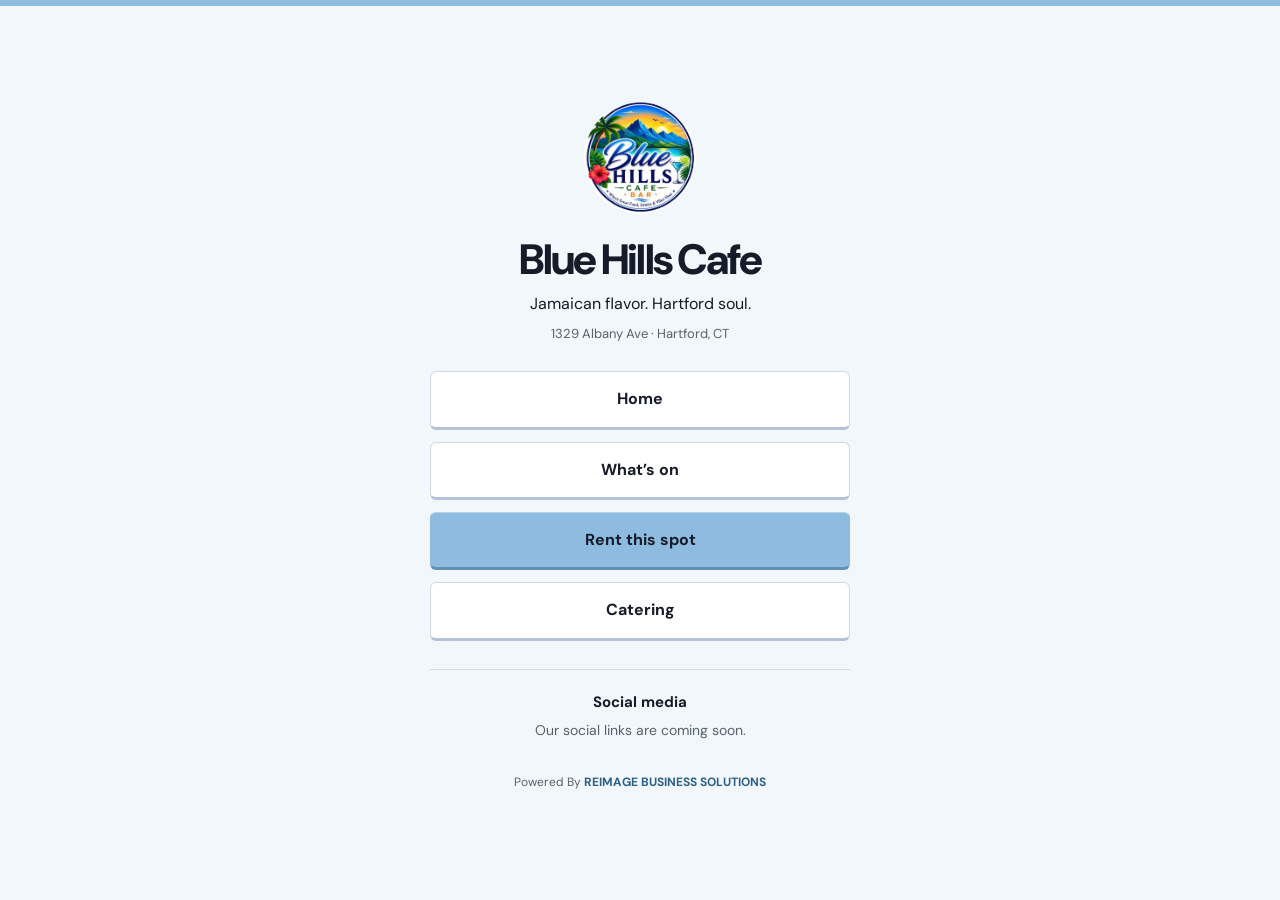
<file: landing-page.html>
<!doctype html>
<html lang="en">
  <head>
    <meta charset="utf-8" />
    <meta name="viewport" content="width=device-width, initial-scale=1" />
    <meta name="theme-color" content="#8dbce0" />
    <title>Blue Hills Cafe Hartford | Rentals, Catering &amp; Events</title>
    <meta
      name="description"
      content="Find Blue Hills Cafe in Hartford, CT. Explore private event space, Jamaican catering, upcoming music nights, and contact information."
    />
    <link rel="canonical" href="https://bluehillscafe.com/landing-page.html" />
    <link rel="describedby" href="https://bluehillscafe.com/llms.txt" type="text/plain" />
    <meta name="robots" content="index, follow, max-image-preview:large" />
    <meta property="og:type" content="website" />
    <meta property="og:site_name" content="Blue Hills Cafe" />
    <meta property="og:locale" content="en_US" />
    <meta property="og:title" content="Blue Hills Cafe Hartford | Rentals, Catering &amp; Events" />
    <meta property="og:description" content="Find Blue Hills Cafe in Hartford, CT. Explore private event space, Jamaican catering, upcoming music nights, and contact information." />
    <meta property="og:url" content="https://bluehillscafe.com/landing-page.html" />
    <meta property="og:image" content="https://bluehillscafe.com/assets/blue-hills-interior-1448.webp" />
    <meta property="og:image:width" content="1448" />
    <meta property="og:image:height" content="1086" />
    <meta property="og:image:alt" content="Blue Hills Cafe interior with a wooden bar, blue lighting, and a pool table" />
    <meta name="twitter:card" content="summary_large_image" />
    <meta name="twitter:title" content="Blue Hills Cafe Hartford | Rentals, Catering &amp; Events" />
    <meta name="twitter:description" content="Find Blue Hills Cafe in Hartford, CT. Explore private event space, Jamaican catering, upcoming music nights, and contact information." />
    <meta name="twitter:image" content="https://bluehillscafe.com/assets/blue-hills-interior-1448.webp" />
    <meta name="twitter:image:alt" content="Blue Hills Cafe interior with a wooden bar, blue lighting, and a pool table" />
    <link rel="icon" href="assets/favicon.svg?v=2" type="image/svg+xml" />
    <link rel="stylesheet" href="landing.css?v=20261016-events-sky-blue" />
  </head>
  <body>
    <main class="link-page">
      <header class="identity">
        <a
          class="logo-link"
          href="index.html"
          aria-label="Blue Hills Cafe website"
        >
          <img
            src="assets/blue-hills-brand.jpg"
            alt="Blue Hills Cafe logo"
            width="120"
            height="120"
          />
        </a>
        <h1>Blue Hills Cafe</h1>
        <p>Jamaican flavor. Hartford soul.</p>
        <span class="location">1329 Albany Ave · Hartford, CT</span>
      </header>

      <nav class="main-links" aria-label="Explore Blue Hills Cafe">
        <a class="link-button" href="index.html">Home</a>
        <a class="link-button" href="events.html">What’s on</a>
        <a class="link-button primary" href="host.html#appispot"
          >Rent this spot</a
        >
        <a class="link-button" href="host.html#catering">Catering</a>
      </nav>

      <section class="social-links" aria-labelledby="social-heading">
        <h2 id="social-heading">Social media</h2>
        <p class="social-pending">Our social links are coming soon.</p>
      </section>

      <footer>
        <p>
          Powered By
          <a
            href="https://reimagebs.com"
            target="_blank"
            rel="noopener noreferrer"
            >REIMAGE BUSINESS SOLUTIONS</a
          >
        </p>
      </footer>
    </main>
  </body>
</html>
</file>
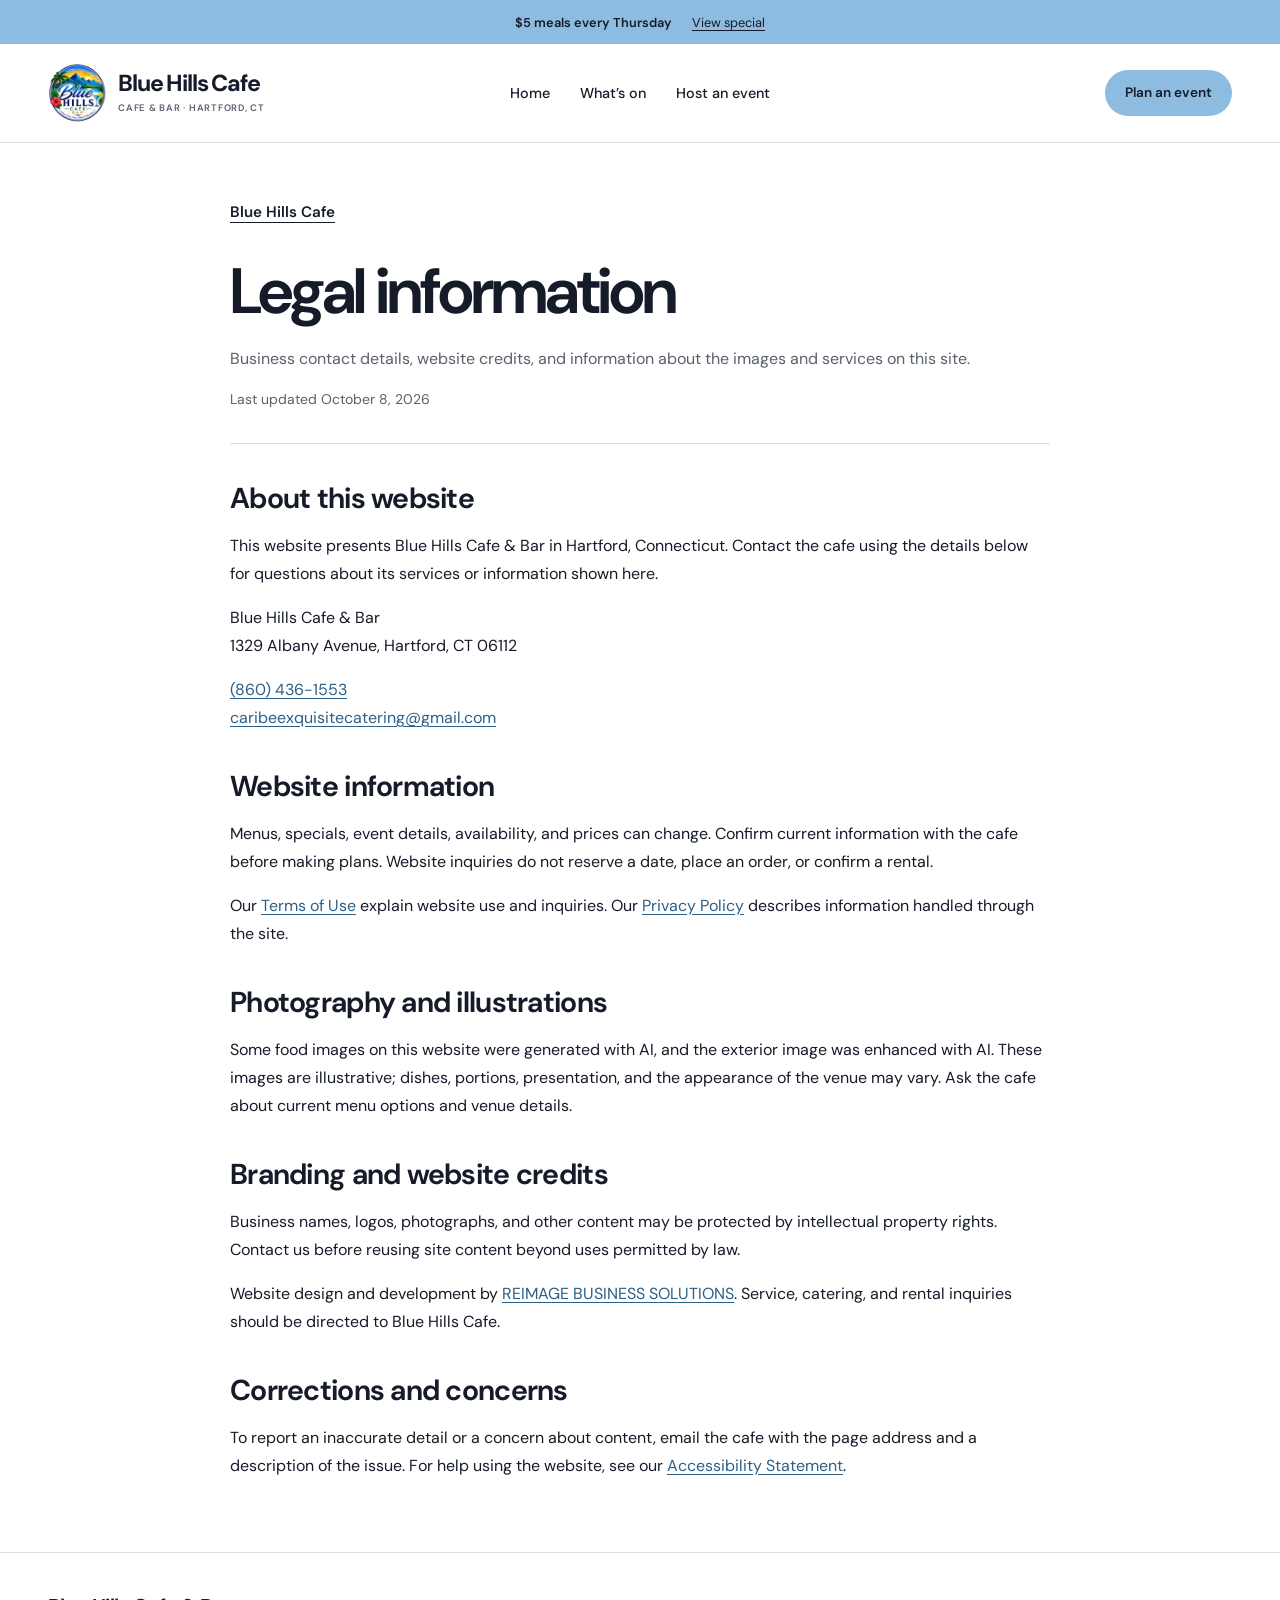
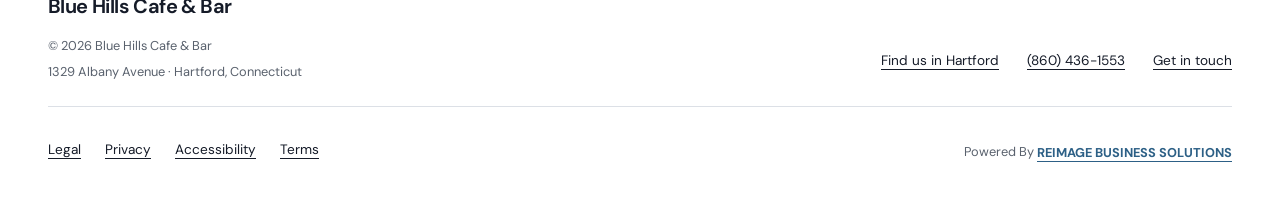
<file: legal.html>
<!doctype html>
<html lang="en">
  <head>
    <meta charset="utf-8" />
    <meta name="viewport" content="width=device-width,initial-scale=1" />
    <meta name="theme-color" content="#ffffff" />
    <title>Legal information | Blue Hills Cafe</title>
    <meta
      name="description"
      content="Business contact details, website credits, and information about the images and services on this site."
    />
    <link rel="canonical" href="https://bluehillscafe.com/legal.html" />
    <link rel="describedby" href="https://bluehillscafe.com/llms.txt" type="text/plain" />
    <meta name="robots" content="index, follow, max-image-preview:large" />
    <meta property="og:type" content="website" />
    <meta property="og:site_name" content="Blue Hills Cafe" />
    <meta property="og:locale" content="en_US" />
    <meta property="og:title" content="Legal information | Blue Hills Cafe" />
    <meta property="og:description" content="Business contact details, website credits, and information about the images and services on this site." />
    <meta property="og:url" content="https://bluehillscafe.com/legal.html" />
    <meta property="og:image" content="https://bluehillscafe.com/assets/blue-hills-interior-1448.webp" />
    <meta property="og:image:width" content="1448" />
    <meta property="og:image:height" content="1086" />
    <meta property="og:image:alt" content="Blue Hills Cafe interior with a wooden bar, blue lighting, and a pool table" />
    <meta name="twitter:card" content="summary_large_image" />
    <meta name="twitter:title" content="Legal information | Blue Hills Cafe" />
    <meta name="twitter:description" content="Business contact details, website credits, and information about the images and services on this site." />
    <meta name="twitter:image" content="https://bluehillscafe.com/assets/blue-hills-interior-1448.webp" />
    <meta name="twitter:image:alt" content="Blue Hills Cafe interior with a wooden bar, blue lighting, and a pool table" />
    <link rel="icon" href="assets/favicon.svg?v=2" type="image/svg+xml" />
    <link rel="stylesheet" href="styles.css?v=20261112-closure-blue" />
    <script src="app.js?v=20261112-closure-blue" defer></script>
  </head>
  <body data-page="policy">
    <div data-header></div>
    <main id="main" class="policy-page wrap" tabindex="-1">
      <header class="policy-heading">
        <a class="text-link" href="index.html">Blue Hills Cafe</a>
        <h1>Legal information</h1>
        <p>
          Business contact details, website credits, and information about the
          images and services on this site.
        </p>
        <p class="policy-updated">
          Last updated <time datetime="2026-10-08">October 8, 2026</time>
        </p>
      </header>
      <div class="policy-content">
        <section aria-labelledby="section-1">
          <h2 id="section-1">About this website</h2>
          <p>
            This website presents Blue Hills Cafe &amp; Bar in Hartford,
            Connecticut. Contact the cafe using the details below for questions
            about its services or information shown here.
          </p>
          <p>
            Blue Hills Cafe &amp; Bar<br />1329 Albany Avenue, Hartford, CT
            06112
          </p>
          <p>
            <a href="tel:+18604361553">(860) 436-1553</a><br /><a
              href="mailto:caribeexquisitecatering@gmail.com"
              >caribeexquisitecatering@gmail.com</a
            >
          </p>
        </section>
        <section aria-labelledby="section-2">
          <h2 id="section-2">Website information</h2>
          <p>
            Menus, specials, event details, availability, and prices can change.
            Confirm current information with the cafe before making plans.
            Website inquiries do not reserve a date, place an order, or confirm
            a rental.
          </p>
          <p>
            Our <a href="terms.html">Terms of Use</a> explain website use and
            inquiries. Our <a href="privacy.html">Privacy Policy</a> describes
            information handled through the site.
          </p>
        </section>
        <section aria-labelledby="section-3">
          <h2 id="section-3">Photography and illustrations</h2>
          <p>
            Some food images on this website were generated with AI, and the
            exterior image was enhanced with AI. These images are illustrative;
            dishes, portions, presentation, and the appearance of the venue may
            vary. Ask the cafe about current menu options and venue details.
          </p>
        </section>
        <section aria-labelledby="section-4">
          <h2 id="section-4">Branding and website credits</h2>
          <p>
            Business names, logos, photographs, and other content may be
            protected by intellectual property rights. Contact us before reusing
            site content beyond uses permitted by law.
          </p>
          <p>
            Website design and development by
            <a
              href="https://reimagebs.com"
              target="_blank"
              rel="noopener noreferrer"
              >REIMAGE BUSINESS SOLUTIONS</a
            >. Service, catering, and rental inquiries should be directed to
            Blue Hills Cafe.
          </p>
        </section>
        <section aria-labelledby="section-5">
          <h2 id="section-5">Corrections and concerns</h2>
          <p>
            To report an inaccurate detail or a concern about content, email the
            cafe with the page address and a description of the issue. For help
            using the website, see our
            <a href="accessibility.html">Accessibility Statement</a>.
          </p>
        </section>
      </div>
    </main>
    <div data-footer></div>
  </body>
</html>
</file>
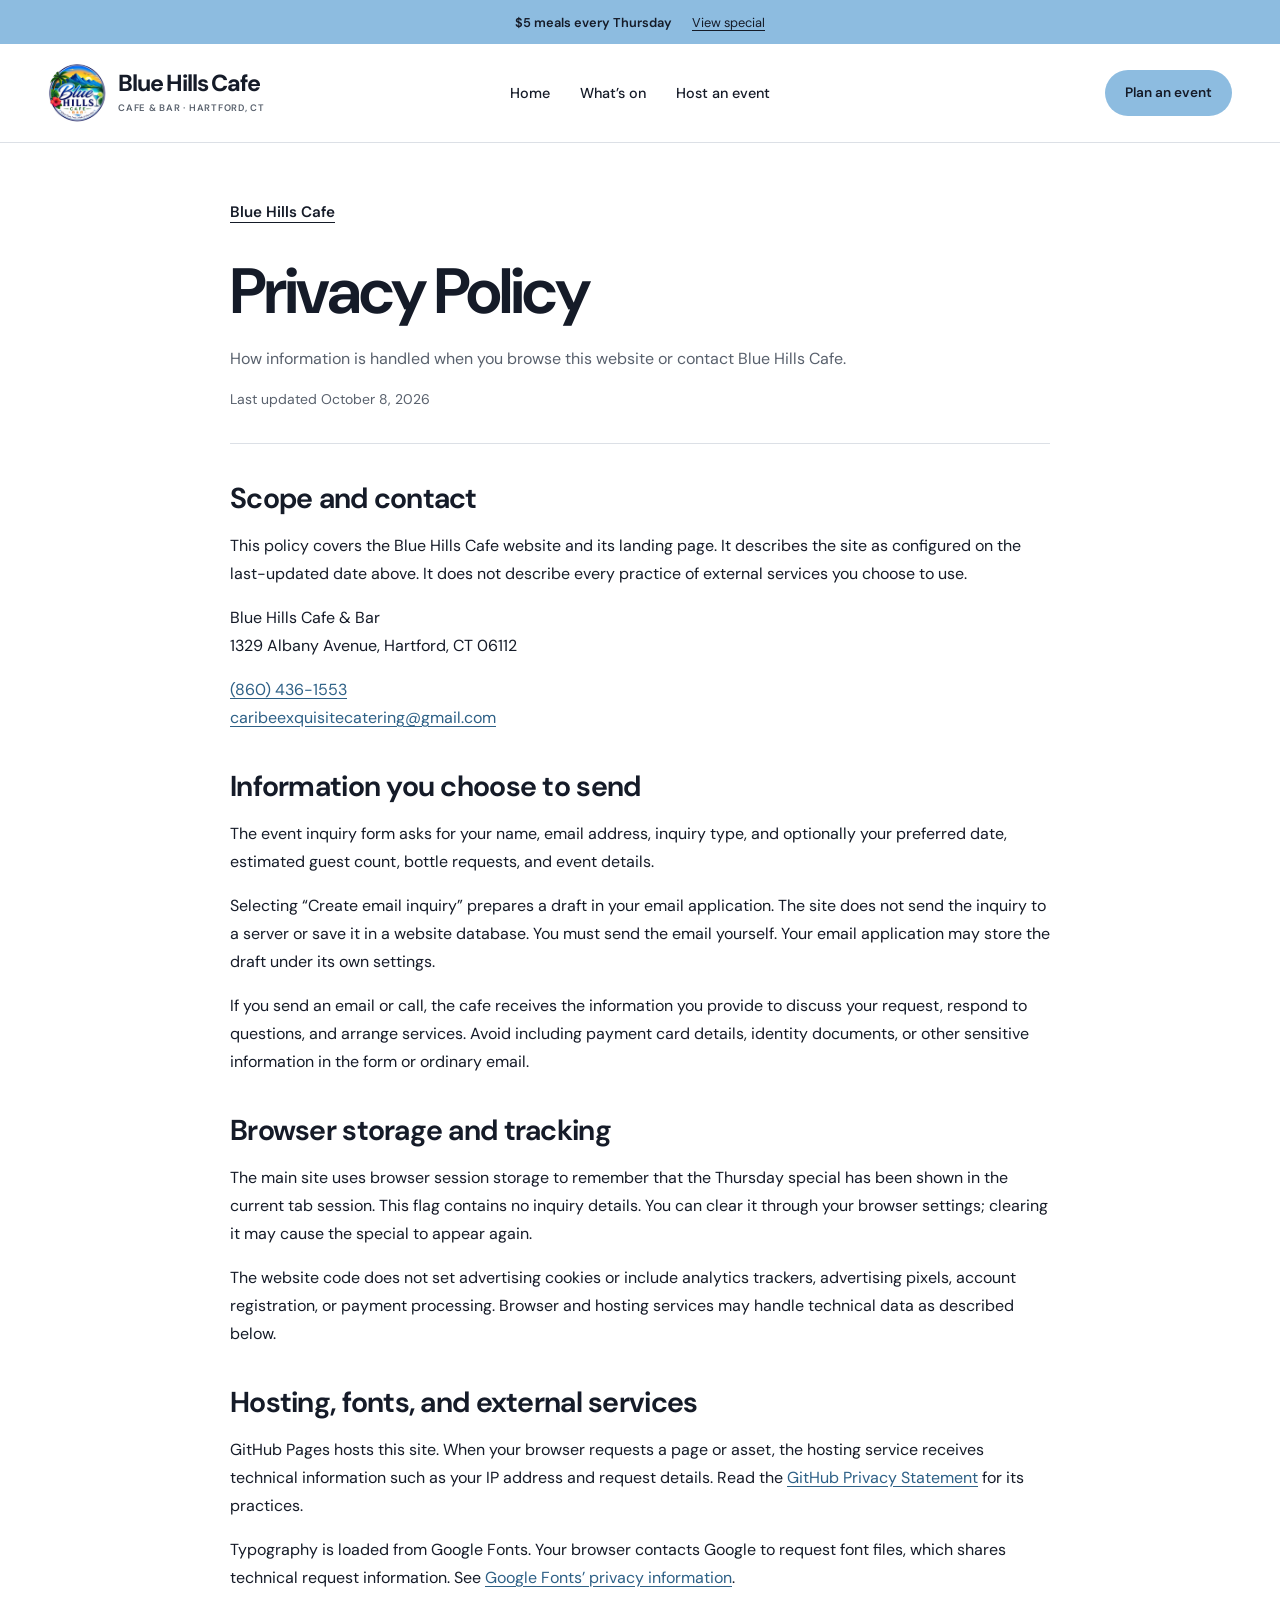
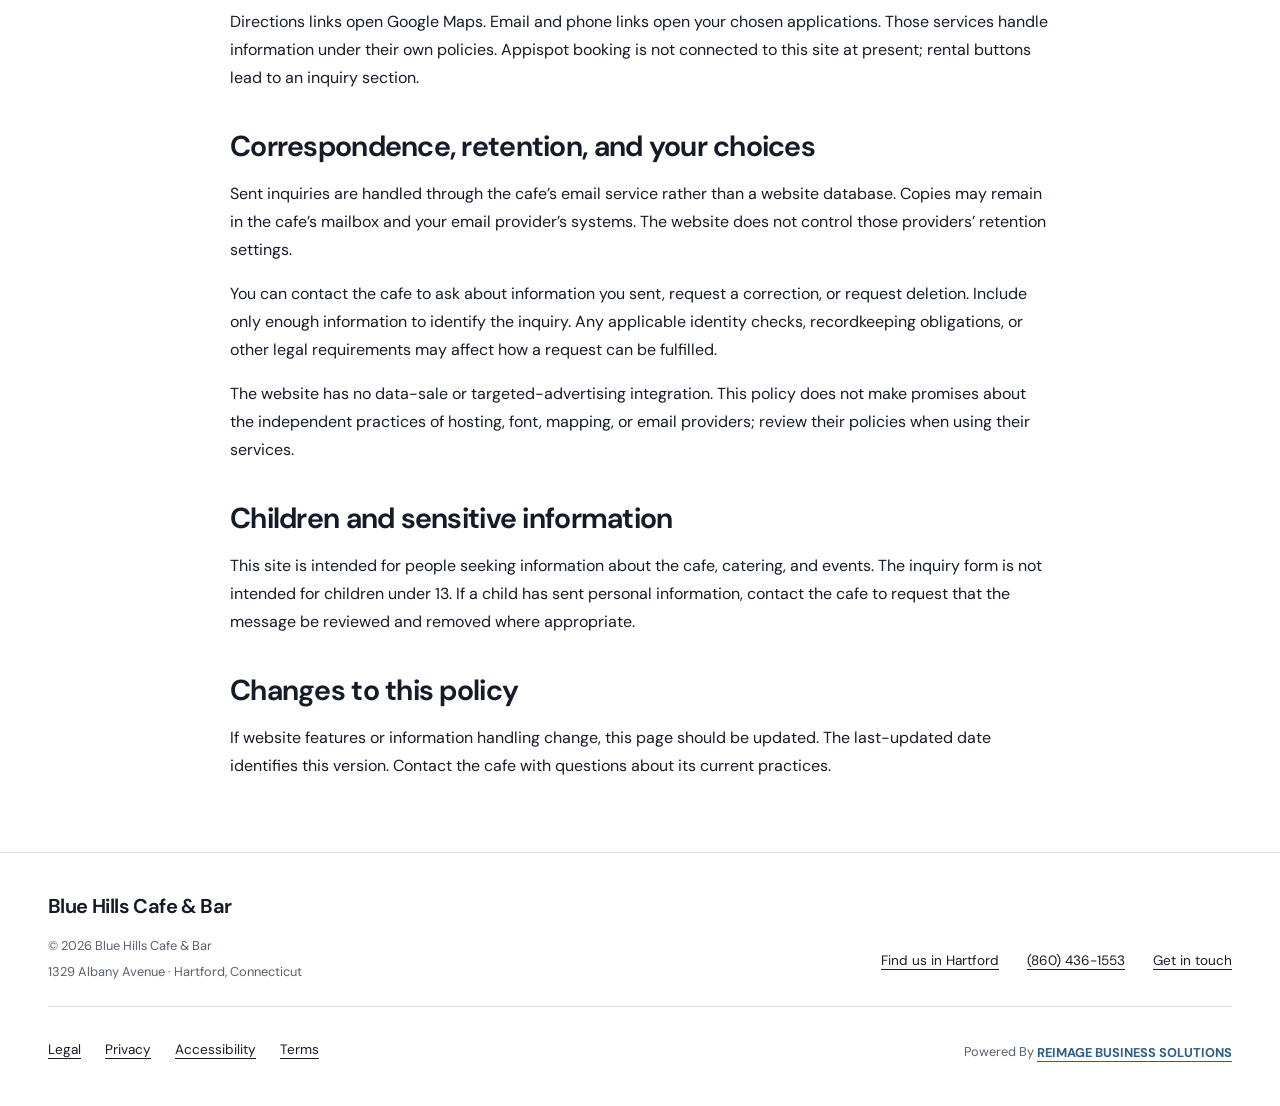
<file: privacy.html>
<!doctype html>
<html lang="en">
  <head>
    <meta charset="utf-8" />
    <meta name="viewport" content="width=device-width,initial-scale=1" />
    <meta name="theme-color" content="#ffffff" />
    <title>Privacy Policy | Blue Hills Cafe</title>
    <meta
      name="description"
      content="How information is handled when you browse this website or contact Blue Hills Cafe."
    />
    <link rel="canonical" href="https://bluehillscafe.com/privacy.html" />
    <link rel="describedby" href="https://bluehillscafe.com/llms.txt" type="text/plain" />
    <meta name="robots" content="index, follow, max-image-preview:large" />
    <meta property="og:type" content="website" />
    <meta property="og:site_name" content="Blue Hills Cafe" />
    <meta property="og:locale" content="en_US" />
    <meta property="og:title" content="Privacy Policy | Blue Hills Cafe" />
    <meta property="og:description" content="How information is handled when you browse this website or contact Blue Hills Cafe." />
    <meta property="og:url" content="https://bluehillscafe.com/privacy.html" />
    <meta property="og:image" content="https://bluehillscafe.com/assets/blue-hills-interior-1448.webp" />
    <meta property="og:image:width" content="1448" />
    <meta property="og:image:height" content="1086" />
    <meta property="og:image:alt" content="Blue Hills Cafe interior with a wooden bar, blue lighting, and a pool table" />
    <meta name="twitter:card" content="summary_large_image" />
    <meta name="twitter:title" content="Privacy Policy | Blue Hills Cafe" />
    <meta name="twitter:description" content="How information is handled when you browse this website or contact Blue Hills Cafe." />
    <meta name="twitter:image" content="https://bluehillscafe.com/assets/blue-hills-interior-1448.webp" />
    <meta name="twitter:image:alt" content="Blue Hills Cafe interior with a wooden bar, blue lighting, and a pool table" />
    <link rel="icon" href="assets/favicon.svg?v=2" type="image/svg+xml" />
    <link rel="stylesheet" href="styles.css?v=20261112-closure-blue" />
    <script src="app.js?v=20261112-closure-blue" defer></script>
  </head>
  <body data-page="policy">
    <div data-header></div>
    <main id="main" class="policy-page wrap" tabindex="-1">
      <header class="policy-heading">
        <a class="text-link" href="index.html">Blue Hills Cafe</a>
        <h1>Privacy Policy</h1>
        <p>
          How information is handled when you browse this website or contact
          Blue Hills Cafe.
        </p>
        <p class="policy-updated">
          Last updated <time datetime="2026-10-08">October 8, 2026</time>
        </p>
      </header>
      <div class="policy-content">
        <section aria-labelledby="section-1">
          <h2 id="section-1">Scope and contact</h2>
          <p>
            This policy covers the Blue Hills Cafe website and its landing page.
            It describes the site as configured on the last-updated date above.
            It does not describe every practice of external services you choose
            to use.
          </p>
          <p>
            Blue Hills Cafe &amp; Bar<br />1329 Albany Avenue, Hartford, CT
            06112
          </p>
          <p>
            <a href="tel:+18604361553">(860) 436-1553</a><br /><a
              href="mailto:caribeexquisitecatering@gmail.com"
              >caribeexquisitecatering@gmail.com</a
            >
          </p>
        </section>
        <section aria-labelledby="section-2">
          <h2 id="section-2">Information you choose to send</h2>
          <p>
            The event inquiry form asks for your name, email address, inquiry
            type, and optionally your preferred date, estimated guest count,
            bottle requests, and event details.
          </p>
          <p>
            Selecting “Create email inquiry” prepares a draft in your email
            application. The site does not send the inquiry to a server or save
            it in a website database. You must send the email yourself. Your
            email application may store the draft under its own settings.
          </p>
          <p>
            If you send an email or call, the cafe receives the information you
            provide to discuss your request, respond to questions, and arrange
            services. Avoid including payment card details, identity documents,
            or other sensitive information in the form or ordinary email.
          </p>
        </section>
        <section aria-labelledby="section-3">
          <h2 id="section-3">Browser storage and tracking</h2>
          <p>
            The main site uses browser session storage to remember that the
            Thursday special has been shown in the current tab session. This
            flag contains no inquiry details. You can clear it through your
            browser settings; clearing it may cause the special to appear again.
          </p>
          <p>
            The website code does not set advertising cookies or include
            analytics trackers, advertising pixels, account registration, or
            payment processing. Browser and hosting services may handle
            technical data as described below.
          </p>
        </section>
        <section aria-labelledby="section-4">
          <h2 id="section-4">Hosting, fonts, and external services</h2>
          <p>
            GitHub Pages hosts this site. When your browser requests a page or
            asset, the hosting service receives technical information such as
            your IP address and request details. Read the
            <a
              href="https://docs.github.com/en/site-policy/privacy-policies/github-general-privacy-statement"
              target="_blank"
              rel="noopener noreferrer"
              >GitHub Privacy Statement</a
            >
            for its practices.
          </p>
          <p>
            Typography is loaded from Google Fonts. Your browser contacts Google
            to request font files, which shares technical request information.
            See
            <a
              href="https://fonts.google.com/faq"
              target="_blank"
              rel="noopener noreferrer"
              >Google Fonts’ privacy information</a
            >.
          </p>
          <p>
            Directions links open Google Maps. Email and phone links open your
            chosen applications. Those services handle information under their
            own policies. Appispot booking is not connected to this site at
            present; rental buttons lead to an inquiry section.
          </p>
        </section>
        <section aria-labelledby="section-5">
          <h2 id="section-5">Correspondence, retention, and your choices</h2>
          <p>
            Sent inquiries are handled through the cafe’s email service rather
            than a website database. Copies may remain in the cafe’s mailbox and
            your email provider’s systems. The website does not control those
            providers’ retention settings.
          </p>
          <p>
            You can contact the cafe to ask about information you sent, request
            a correction, or request deletion. Include only enough information
            to identify the inquiry. Any applicable identity checks,
            recordkeeping obligations, or other legal requirements may affect
            how a request can be fulfilled.
          </p>
          <p>
            The website has no data-sale or targeted-advertising integration.
            This policy does not make promises about the independent practices
            of hosting, font, mapping, or email providers; review their policies
            when using their services.
          </p>
        </section>
        <section aria-labelledby="section-6">
          <h2 id="section-6">Children and sensitive information</h2>
          <p>
            This site is intended for people seeking information about the cafe,
            catering, and events. The inquiry form is not intended for children
            under 13. If a child has sent personal information, contact the cafe
            to request that the message be reviewed and removed where
            appropriate.
          </p>
        </section>
        <section aria-labelledby="section-7">
          <h2 id="section-7">Changes to this policy</h2>
          <p>
            If website features or information handling change, this page should
            be updated. The last-updated date identifies this version. Contact
            the cafe with questions about its current practices.
          </p>
        </section>
      </div>
    </main>
    <div data-footer></div>
  </body>
</html>
</file>
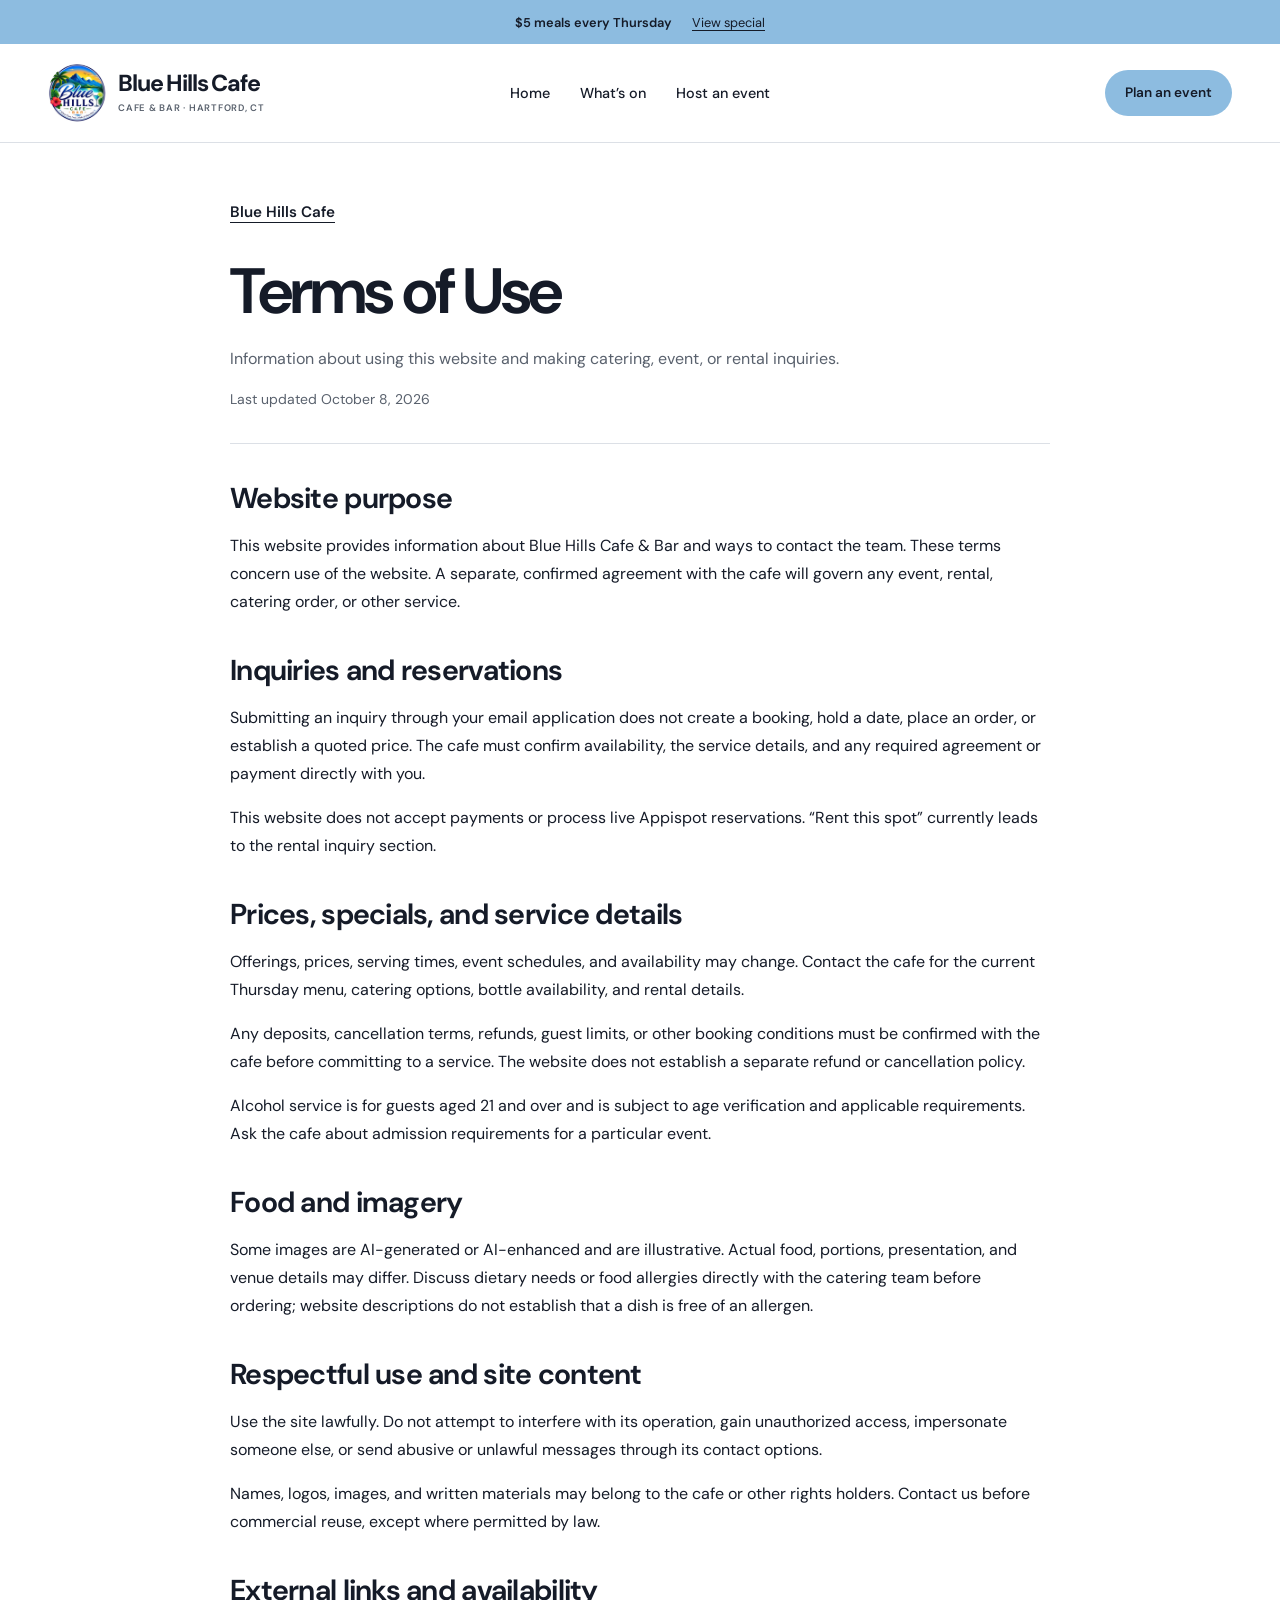
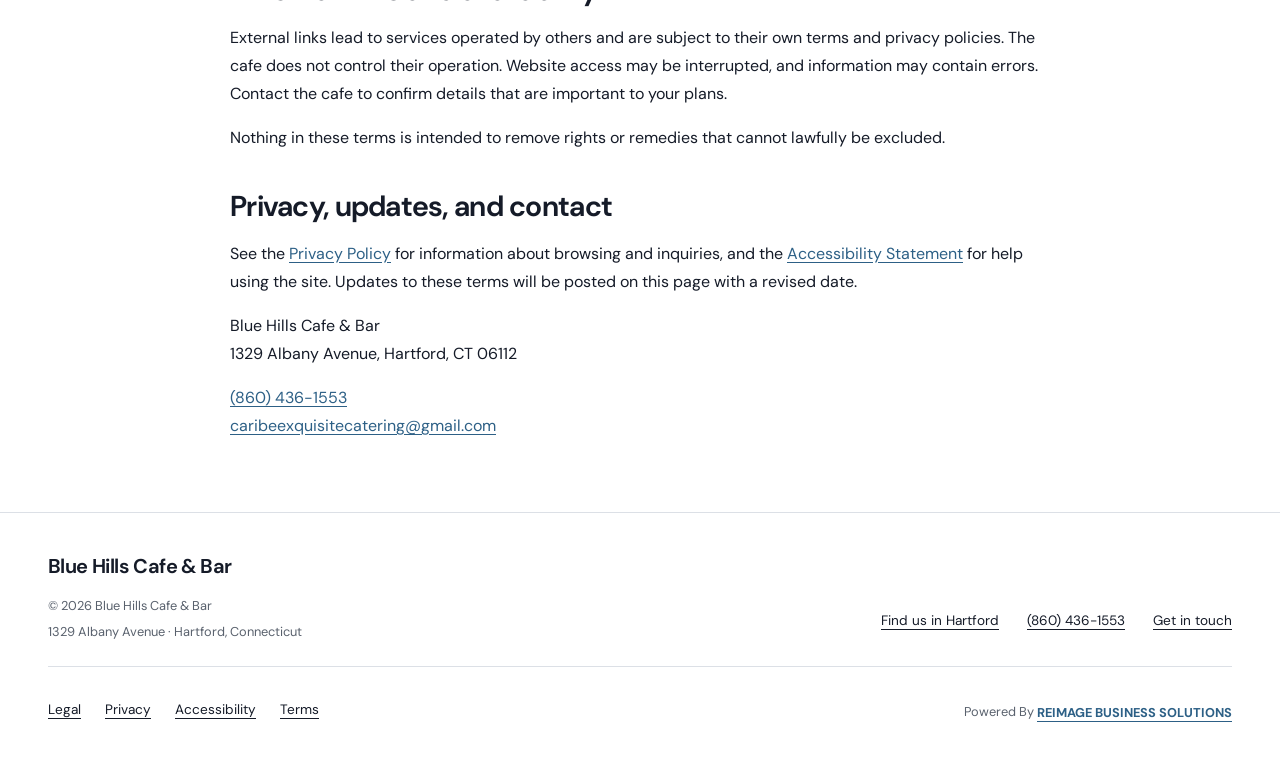
<file: terms.html>
<!doctype html>
<html lang="en">
  <head>
    <meta charset="utf-8" />
    <meta name="viewport" content="width=device-width,initial-scale=1" />
    <meta name="theme-color" content="#ffffff" />
    <title>Terms of Use | Blue Hills Cafe</title>
    <meta
      name="description"
      content="Information about using this website and making catering, event, or rental inquiries."
    />
    <link rel="canonical" href="https://bluehillscafe.com/terms.html" />
    <link rel="describedby" href="https://bluehillscafe.com/llms.txt" type="text/plain" />
    <meta name="robots" content="index, follow, max-image-preview:large" />
    <meta property="og:type" content="website" />
    <meta property="og:site_name" content="Blue Hills Cafe" />
    <meta property="og:locale" content="en_US" />
    <meta property="og:title" content="Terms of Use | Blue Hills Cafe" />
    <meta property="og:description" content="Information about using this website and making catering, event, or rental inquiries." />
    <meta property="og:url" content="https://bluehillscafe.com/terms.html" />
    <meta property="og:image" content="https://bluehillscafe.com/assets/blue-hills-interior-1448.webp" />
    <meta property="og:image:width" content="1448" />
    <meta property="og:image:height" content="1086" />
    <meta property="og:image:alt" content="Blue Hills Cafe interior with a wooden bar, blue lighting, and a pool table" />
    <meta name="twitter:card" content="summary_large_image" />
    <meta name="twitter:title" content="Terms of Use | Blue Hills Cafe" />
    <meta name="twitter:description" content="Information about using this website and making catering, event, or rental inquiries." />
    <meta name="twitter:image" content="https://bluehillscafe.com/assets/blue-hills-interior-1448.webp" />
    <meta name="twitter:image:alt" content="Blue Hills Cafe interior with a wooden bar, blue lighting, and a pool table" />
    <link rel="icon" href="assets/favicon.svg?v=2" type="image/svg+xml" />
    <link rel="stylesheet" href="styles.css?v=20261112-closure-blue" />
    <script src="app.js?v=20261112-closure-blue" defer></script>
  </head>
  <body data-page="policy">
    <div data-header></div>
    <main id="main" class="policy-page wrap" tabindex="-1">
      <header class="policy-heading">
        <a class="text-link" href="index.html">Blue Hills Cafe</a>
        <h1>Terms of Use</h1>
        <p>
          Information about using this website and making catering, event, or
          rental inquiries.
        </p>
        <p class="policy-updated">
          Last updated <time datetime="2026-10-08">October 8, 2026</time>
        </p>
      </header>
      <div class="policy-content">
        <section aria-labelledby="section-1">
          <h2 id="section-1">Website purpose</h2>
          <p>
            This website provides information about Blue Hills Cafe &amp; Bar
            and ways to contact the team. These terms concern use of the
            website. A separate, confirmed agreement with the cafe will govern
            any event, rental, catering order, or other service.
          </p>
        </section>
        <section aria-labelledby="section-2">
          <h2 id="section-2">Inquiries and reservations</h2>
          <p>
            Submitting an inquiry through your email application does not create
            a booking, hold a date, place an order, or establish a quoted price.
            The cafe must confirm availability, the service details, and any
            required agreement or payment directly with you.
          </p>
          <p>
            This website does not accept payments or process live Appispot
            reservations. “Rent this spot” currently leads to the rental inquiry
            section.
          </p>
        </section>
        <section aria-labelledby="section-3">
          <h2 id="section-3">Prices, specials, and service details</h2>
          <p>
            Offerings, prices, serving times, event schedules, and availability
            may change. Contact the cafe for the current Thursday menu, catering
            options, bottle availability, and rental details.
          </p>
          <p>
            Any deposits, cancellation terms, refunds, guest limits, or other
            booking conditions must be confirmed with the cafe before committing
            to a service. The website does not establish a separate refund or
            cancellation policy.
          </p>
          <p>
            Alcohol service is for guests aged 21 and over and is subject to age
            verification and applicable requirements. Ask the cafe about
            admission requirements for a particular event.
          </p>
        </section>
        <section aria-labelledby="section-4">
          <h2 id="section-4">Food and imagery</h2>
          <p>
            Some images are AI-generated or AI-enhanced and are illustrative.
            Actual food, portions, presentation, and venue details may differ.
            Discuss dietary needs or food allergies directly with the catering
            team before ordering; website descriptions do not establish that a
            dish is free of an allergen.
          </p>
        </section>
        <section aria-labelledby="section-5">
          <h2 id="section-5">Respectful use and site content</h2>
          <p>
            Use the site lawfully. Do not attempt to interfere with its
            operation, gain unauthorized access, impersonate someone else, or
            send abusive or unlawful messages through its contact options.
          </p>
          <p>
            Names, logos, images, and written materials may belong to the cafe
            or other rights holders. Contact us before commercial reuse, except
            where permitted by law.
          </p>
        </section>
        <section aria-labelledby="section-6">
          <h2 id="section-6">External links and availability</h2>
          <p>
            External links lead to services operated by others and are subject
            to their own terms and privacy policies. The cafe does not control
            their operation. Website access may be interrupted, and information
            may contain errors. Contact the cafe to confirm details that are
            important to your plans.
          </p>
          <p>
            Nothing in these terms is intended to remove rights or remedies that
            cannot lawfully be excluded.
          </p>
        </section>
        <section aria-labelledby="section-7">
          <h2 id="section-7">Privacy, updates, and contact</h2>
          <p>
            See the <a href="privacy.html">Privacy Policy</a> for information
            about browsing and inquiries, and the
            <a href="accessibility.html">Accessibility Statement</a> for help
            using the site. Updates to these terms will be posted on this page
            with a revised date.
          </p>
          <p>
            Blue Hills Cafe &amp; Bar<br />1329 Albany Avenue, Hartford, CT
            06112
          </p>
          <p>
            <a href="tel:+18604361553">(860) 436-1553</a><br /><a
              href="mailto:caribeexquisitecatering@gmail.com"
              >caribeexquisitecatering@gmail.com</a
            >
          </p>
        </section>
      </div>
    </main>
    <div data-footer></div>
  </body>
</html>
</file>
<file: styles.css>
/* Blue Hills: white, cafe sky blue, clear type, and the cafe itself. */
@import url("https://fonts.googleapis.com/css2?family=DM+Sans:wght@400;500;600;650;700;750;800&display=swap");
:root {
  --ink: #151b28;
  --blue: #8dbce0;
  --blue-hover: #79acd3;
  --blue-dark: #2d6086;
  --muted: #59616d;
  --line: #dce0e6;
  --soft: #f2f7fb;
  font-family: "DM Sans", Arial, sans-serif;
  color: var(--ink);
  background: #fff;
  font-synthesis: none;
}
* {
  box-sizing: border-box;
}
html {
  -webkit-text-size-adjust: 100%;
  text-size-adjust: 100%;
  scroll-behavior: smooth;
}
body {
  margin: 0;
}
body.modal-open {
  overflow: hidden;
}
button,
input,
select,
textarea {
  font: inherit;
}
button,
a {
  touch-action: manipulation;
}
button {
  cursor: pointer;
}
a {
  color: inherit;
  text-decoration: none;
}
img {
  height: auto;
  display: block;
  max-width: 100%;
}
h1,
h2,
h3,
p {
  margin: 0;
}
h1,
h2,
h3 {
  font-weight: 650;
  letter-spacing: -0.045em;
  text-wrap: balance;
}
h1 {
  font-size: clamp(3.5rem, 6.1vw, 5.7rem);
  line-height: 1.04;
}
h2 {
  font-size: clamp(2rem, 3.3vw, 3rem);
  line-height: 1.12;
}
h3 {
  font-size: 1.45rem;
  line-height: 1.25;
  letter-spacing: -0.025em;
}
p {
  line-height: 1.65;
}
em {
  font-style: normal;
  color: var(--blue-dark);
}
.wrap {
  width: min(1240px, calc(100% - 96px));
  margin-inline: auto;
}
.section {
  padding-block: 72px;
}
section[id] {
  scroll-margin-top: 24px;
}
.muted {
  color: var(--muted);
}
.full {
  grid-column: 1 / -1;
}
.actions {
  display: flex;
  align-items: center;
  flex-wrap: wrap;
  gap: 24px;
  margin-top: 28px;
}
.button {
  max-width: 100%;
  border-radius: 999px;
  display: inline-flex;
  align-items: center;
  justify-content: center;
  min-height: 48px;
  padding: 13px 20px;
  border: 2px solid;
  border-color: transparent;
  background: var(--blue);
  color: var(--ink);
  font-size: 0.9rem;
  font-weight: 600;
  line-height: 1.4;
  text-align: center;
  transition:
    background 0.18s,
    border-color 0.18s;
}
.button:hover {
  background: var(--blue-hover);
}
.button.outline {
  border-color: #aab2be;
  background: #fff;
  color: var(--ink);
}
.button.outline:hover {
  background: var(--soft);
}
.text-link {
  min-height: 44px;
  display: inline-block;
  width: fit-content;
  font-size: 0.95rem;
  font-weight: 600;
  line-height: 1.6;
  text-decoration: underline;
  text-underline-offset: 5px;
  text-decoration-thickness: 1px;
  padding-block: 9px;
}
.text-link:hover {
  color: var(--blue-dark);
}
:where(button, a, input, select, textarea):focus-visible {
  outline: 3px solid #bd4c0d;
  outline-offset: 4px;
}
.skip {
  position: fixed;
  top: -100px;
  left: 16px;
  z-index: 100;
  padding: 14px;
  background: #fff;
  color: var(--ink);
  border: 1px solid var(--ink);
}
.skip:focus {
  top: 12px;
}
/* Shared navigation */
.announcement {
  background: var(--blue);
  color: var(--ink);
}
.announcement button,
.announcement a,
.announcement .closure-notice {
  display: flex;
  justify-content: center;
  align-items: center;
  gap: 20px;
  width: 100%;
  min-height: 44px;
  padding: 8px 20px;
  border: 0;
  background: none;
  color: inherit;
  font-size: 0.8rem;
}
.closure-announcement {
  background: #70a8d2;
}
.announcement .closure-notice {
  margin: 0;
  text-align: center;
  flex-wrap: wrap;
  column-gap: 0.35em;
  row-gap: 0;
  min-height: 34px;
  padding: 6px 16px;
}
.announcement strong {
  font-weight: 600;
}
.announcement span {
  text-decoration: underline;
  text-underline-offset: 3px;
}
.site-header {
  background: #fff;
  border-bottom: 1px solid var(--line);
  position: relative;
  z-index: 20;
}
.header-inner {
  display: flex;
  justify-content: space-between;
  align-items: center;
  gap: 24px;
  min-height: 98px;
}
.brand {
  display: flex;
  align-items: center;
  gap: 12px;
  flex-shrink: 0;
}
/* This crop follows the existing round logo artwork, not a UI container. */
.brand-logo {
  position: relative;
  display: block;
  width: 58px;
  height: 58px;
  overflow: hidden;
  border-radius: 50%;
  flex-shrink: 0;
  background: #fff;
}
.brand-logo img {
  position: absolute;
  max-width: none;
  width: 119px;
  height: auto;
  left: -4px;
  top: -5px;
}
.brand-name {
  font-size: 1.45rem;
  line-height: 1;
  font-weight: 750;
  letter-spacing: -0.05em;
}
.brand-name small {
  display: block;
  font-size: 0.59rem;
  font-weight: 600;
  letter-spacing: 0.08em;
  margin-top: 9px;
  color: var(--muted);
}
.nav {
  display: flex;
  align-items: center;
  gap: 30px;
}
.nav > a:not(.button) {
  font-size: 0.9rem;
  font-weight: 500;
  padding-block: 14px;
}
.nav > a:not(.button):hover,
.nav > a[aria-current] {
  color: var(--blue-dark);
}
.nav > a[aria-current]:not(.button) {
  text-decoration: underline;
  text-underline-offset: 7px;
  text-decoration-thickness: 2px;
}
.nav .button {
  min-height: 44px;
  padding: 11px 18px;
  font-size: 0.85rem;
}
.menu-toggle {
  display: none;
}
@media (min-width: 901px) {
  .header-inner {
    position: relative;
  }
  .nav {
    position: absolute;
    inset-inline: 0;
    justify-content: center;
    pointer-events: none;
  }
  .nav > a {
    pointer-events: auto;
  }
  .nav .button {
    position: absolute;
    right: 0;
  }
}
/* Home: photography and an asymmetric, left-aligned type composition. */
/* A narrow, solid bevel with chamfered corners, shared by the cafe photos. */
.photo-frame {
  --bevel-cut: 16px;
  padding: 4px;
  border: 1px solid;
  border-color: #edf1f7 #b4bfce #b4bfce #edf1f7;
  background: #d7dfe9;
  clip-path: polygon(
    var(--bevel-cut) 0,
    calc(100% - var(--bevel-cut)) 0,
    100% var(--bevel-cut),
    100% calc(100% - var(--bevel-cut)),
    calc(100% - var(--bevel-cut)) 100%,
    var(--bevel-cut) 100%,
    0 calc(100% - var(--bevel-cut)),
    0 var(--bevel-cut)
  );
}
.photo-frame > img {
  --inner-cut: 12px;
  clip-path: polygon(
    var(--inner-cut) 0,
    calc(100% - var(--inner-cut)) 0,
    100% var(--inner-cut),
    100% calc(100% - var(--inner-cut)),
    calc(100% - var(--inner-cut)) 100%,
    var(--inner-cut) 100%,
    0 calc(100% - var(--inner-cut)),
    0 var(--inner-cut)
  );
}
.experiences {
  padding-top: 36px;
}
.section-head {
  display: flex;
  justify-content: space-between;
  align-items: end;
  gap: 32px;
  margin-bottom: 30px;
}
.experience-list {
  border-top: 1px solid var(--ink);
}
.experience-row {
  display: grid;
  grid-template-columns: 1fr 1.3fr 0.65fr;
  align-items: baseline;
  gap: 36px;
  padding-block: 25px;
  border-bottom: 1px solid var(--line);
}
.experience-row p {
  color: var(--muted);
  max-width: 430px;
  font-size: 0.95rem;
}
.experience-row .text-link {
  justify-self: end;
  white-space: nowrap;
}
.thursday-feature {
  display: grid;
  grid-template-columns: 1fr 1fr;
  gap: 64px;
  align-items: center;
  padding-block: 12px 60px;
  border-bottom: 1px solid var(--line);
}
.thursday-image {
  position: relative;
  width: 88%;
  justify-self: center;
}
.thursday-image img {
  width: 100%;
  height: auto;
  object-fit: cover;
}
.thursday-copy {
  max-width: 440px;
}
.thursday-copy h2 {
  font-size: 2rem;
}
.thursday-price {
  display: flex;
  align-items: baseline;
  gap: 22px;
  margin-block: 8px 20px;
  font-size: clamp(5rem, 8vw, 7.5rem);
  font-weight: 650;
  line-height: 1.1;
  letter-spacing: -0.06em;
  color: var(--blue-dark);
}
.thursday-price span {
  font-size: 1.1rem;
  letter-spacing: -0.02em;
  color: var(--ink);
  font-weight: 500;
}
.thursday-copy > p:not(.thursday-price) {
  color: var(--muted);
}
.thursday-copy .button {
  margin-top: 26px;
}
.thursday-copy small {
  display: block;
  margin-top: 16px;
  color: var(--muted);
  font-size: 0.8rem;
  line-height: 1.5;
}
.story-grid {
  display: grid;
  grid-template-columns: 1fr 1fr;
  align-items: center;
  gap: 64px;
}
.story-copy p + p {
  margin-top: 18px;
}
.story-copy p {
  color: var(--muted);
}
.story-copy .story-lead {
  color: var(--ink);
  font-size: 1.3rem;
  line-height: 1.5;
  letter-spacing: -0.025em;
}
.story-copy .text-link {
  margin-top: 18px;
}
.visit-section {
  padding-block: 60px;
  background: var(--soft);
}
.visit-grid {
  display: grid;
  grid-template-columns: 1fr 1fr;
  gap: 64px;
}
.visit-grid .button {
  margin-top: 26px;
}
.visit-details {
  display: grid;
  grid-template-columns: 1fr 1fr;
  gap: 28px;
}
.detail-label {
  display: block;
  color: var(--muted);
  font-size: 0.85rem;
  margin-bottom: 8px;
}
.visit-details p,
.visit-details a {
  font-size: 1rem;
  line-height: 1.65;
  overflow-wrap: anywhere;
}
.visit-details a:hover {
  color: var(--blue-dark);
  text-decoration: underline;
}
.visit-details .muted {
  font-size: 0.85rem;
  margin-top: 4px;
}
.footer {
  border-top: 1px solid var(--line);
  padding-block: 32px;
}
.footer-inner {
  display: flex;
  justify-content: space-between;
  align-items: end;
  gap: 28px;
}
.footer p {
  font-size: 0.8rem;
  color: var(--muted);
  margin-top: 5px;
}
.footer .footer-wordmark {
  font-size: 1.25rem;
  font-weight: 650;
  letter-spacing: -0.03em;
  color: var(--ink);
  margin-bottom: 12px;
}
.footer-links {
  display: flex;
  flex-wrap: wrap;
  gap: 14px 28px;
  font-size: 0.85rem;
}
.footer-links a {
  display: inline-flex;
  align-items: center;
  min-height: 44px;
  padding-block: 8px;
  text-decoration: underline;
  text-underline-offset: 4px;
}
.footer-links a:hover {
  color: var(--blue-dark);
}
.footer-bottom {
  display: flex;
  align-items: center;
  justify-content: space-between;
  flex-wrap: wrap;
  gap: 8px 28px;
  margin-top: 24px;
  padding-top: 18px;
  border-top: 1px solid var(--line);
}
.footer-policy-links {
  display: flex;
  flex-wrap: wrap;
  gap: 0 24px;
  font-size: 0.85rem;
}
.footer-policy-links a,
.footer-credit a {
  display: inline-flex;
  align-items: center;
  min-height: 44px;
  text-decoration: underline;
  text-underline-offset: 4px;
}
.footer-credit a {
  color: var(--blue-dark);
  font-weight: 700;
}
.policy-page {
  max-width: 820px;
  padding-block: 48px 72px;
}
.policy-heading {
  padding-bottom: 32px;
  border-bottom: 1px solid var(--line);
}
.policy-heading h1 {
  margin-top: 24px;
  font-size: clamp(2.4rem, 6vw, 4rem);
  overflow-wrap: anywhere;
}
.policy-heading p {
  margin-top: 20px;
  color: var(--muted);
}
.policy-heading .policy-updated {
  font-size: 0.875rem;
  margin-top: 16px;
}
.policy-content section {
  margin-top: 36px;
}
.policy-content h2 {
  font-size: clamp(1.4rem, 3vw, 1.8rem);
  letter-spacing: -0.025em;
  line-height: 1.25;
}
.policy-content p,
.policy-content ul {
  margin-top: 16px;
  line-height: 1.75;
}
.policy-content ul {
  padding-left: 24px;
}
.policy-content li + li {
  margin-top: 8px;
}
.policy-content a,
.form-note a {
  color: var(--blue-dark);
  text-decoration: underline;
  text-underline-offset: 3px;
  overflow-wrap: anywhere;
}
/* Events */
.thursday-banner {
  display: flex;
  align-items: center;
  justify-content: space-between;
  flex-wrap: wrap;
  gap: 24px;
  margin-top: 32px;
  padding: 28px 32px;
  background: var(--blue);
  color: var(--ink);
}
.thursday-banner .banner-eyebrow {
  font-size: 0.85rem;
  margin-bottom: 8px;
}
.thursday-banner h2 {
  font-size: clamp(1.8rem, 4vw, 2.5rem);
  margin-bottom: 8px;
}
.thursday-banner .button {
  background: #fff;
  color: var(--blue-dark);
}
.thursday-menu {
  padding: 32px;
  border: 1px solid var(--line);
  border-top: 0;
}
.thursday-menu-intro h2 {
  font-size: clamp(1.5rem, 3vw, 2rem);
}
.thursday-menu-intro p {
  margin-top: 10px;
  color: var(--muted);
}
.thursday-menu-intro strong {
  color: var(--blue-dark);
}
.thursday-menu-grid {
  display: grid;
  grid-template-columns: 2fr 1fr;
  gap: 32px;
  margin-top: 28px;
}
.thursday-menu-group h3 {
  display: flex;
  align-items: baseline;
  flex-wrap: wrap;
  gap: 8px 16px;
  padding-bottom: 12px;
  border-bottom: 2px solid var(--blue);
}
.thursday-menu-group h3 span {
  color: var(--muted);
  font-size: 0.8rem;
  font-weight: 500;
  letter-spacing: 0;
}
.thursday-menu-group ul {
  list-style: none;
  margin: 0;
  padding: 0;
}
.thursday-proteins {
  columns: 2;
  column-gap: 28px;
}
.thursday-menu-group li {
  padding-block: 12px;
  border-bottom: 1px solid var(--line);
  line-height: 1.5;
  break-inside: avoid;
}
@media (max-width: 900px) {
  .thursday-proteins {
    columns: 1;
  }
}
@media (max-width: 600px) {
  .thursday-menu {
    padding: 28px 24px;
  }
  .thursday-menu-grid {
    grid-template-columns: 1fr;
    gap: 28px;
  }
}
[data-event-date][hidden] {
  display: none;
}

.event-list {
  display: grid;
  gap: 48px;
}
.page-intro {
  padding-block: 56px 42px;
}
.page-intro > p {
  max-width: 600px;
  font-size: 1.05rem;
  color: var(--muted);
  margin-top: 24px;
}
.event-feature {
  display: grid;
  grid-template-columns: 0.9fr 1.1fr;
  border-top: 1px solid var(--line);
  border-bottom: 1px solid var(--line);
}
.event-poster {
  padding: 40px;
  background: var(--blue);
  color: var(--ink);
}
.event-poster > span {
  font-size: 1rem;
}
.event-poster strong {
  display: block;
  font-size: clamp(7rem, 12vw, 10rem);
  font-weight: 650;
  letter-spacing: -0.07em;
  line-height: 1.1;
  margin-block: 12px;
}
.event-poster h2 {
  font-size: 2rem;
}
.event-detail {
  align-self: center;
  padding: 40px 0 40px 56px;
}
.event-detail h2 {
  font-size: 2rem;
}
.event-detail p {
  color: var(--muted);
  margin-top: 20px;
  max-width: 490px;
}
.featured-night {
  margin-bottom: 48px;
}
.night-poster {
  display: flex;
  flex-direction: column;
  align-items: flex-start;
  justify-content: center;
  gap: 28px;
  background: var(--ink);
  color: #fff;
}
.night-date {
  display: flex;
  flex-direction: column;
  font-weight: 650;
}
.night-date span:first-child {
  font-size: clamp(1.8rem, 3vw, 2.5rem);
  letter-spacing: -0.04em;
}
.night-date span:last-child {
  font-size: clamp(7rem, 12vw, 10rem);
  line-height: 1;
  letter-spacing: -0.07em;
}
.admission-label {
  color: var(--ink);
  padding: 10px 16px;
  background: var(--blue);
  border-radius: 999px;
  font-weight: 650;
}
.event-facts {
  display: grid;
  gap: 12px;
  margin: 24px 0 0;
  font-size: 0.95rem;
  line-height: 1.5;
}
.event-facts > div {
  display: grid;
  grid-template-columns: 56px minmax(0, 1fr);
  gap: 16px;
}
.event-facts dt {
  font-weight: 650;
}
.event-facts dd {
  margin: 0;
  color: var(--muted);
}
.empty-events {
  display: flex;
  align-items: center;
  justify-content: space-between;
  gap: 40px;
  padding-block: 36px;
  border-bottom: 1px solid var(--line);
}
.empty-events p {
  max-width: 600px;
  margin-top: 12px;
  color: var(--muted);
  font-size: 0.95rem;
}
.empty-events .button,
.celebration-cta .button {
  flex-shrink: 0;
}
.celebration-cta {
  display: flex;
  justify-content: space-between;
  align-items: center;
  gap: 40px;
  padding-block: 64px;
}
.celebration-cta p {
  max-width: 530px;
  color: var(--muted);
  margin-top: 20px;
}
/* Hosting: lists and tables for choices; the form keeps its established flow. */
.hosting-nav {
  display: flex;
  flex-wrap: wrap;
  gap: 12px 32px;
  padding-block: 12px;
  border-top: 1px solid var(--line);
  border-bottom: 1px solid var(--line);
}
.hosting-nav a {
  display: inline-flex;
  align-items: center;
  min-height: 44px;
  font-size: 0.9rem;
  padding-block: 12px;
  text-decoration: underline;
  text-underline-offset: 5px;
}
.hosting-nav a:hover {
  color: var(--blue-dark);
}
.rental-layout {
  display: grid;
  grid-template-columns: 1fr 1fr;
  align-items: center;
  gap: 64px;
}
.rental-photo img {
  width: 100%;
  height: auto;
}
.rental-layout .occasion-list {
  display: grid;
  grid-template-columns: 1fr 1fr;
  gap: 0 24px;
  margin-top: 28px;
}
.rental-layout .occasion-list div {
  font-size: 0.9rem;
  padding-block: 12px;
}
.rental-layout p {
  margin-top: 22px;
  color: var(--muted);
}
.occasion-list {
  border-top: 1px solid var(--ink);
}
.occasion-list div {
  border-bottom: 1px solid var(--line);
  padding-block: 17px;
  font-size: 1rem;
}
.bottles-section {
  background: var(--soft);
}
.bottle-list {
  border-top: 1px solid #bbc5d5;
}
.bottle-row {
  display: grid;
  grid-template-columns: 0.7fr 2fr auto;
  align-items: center;
  gap: 24px;
  padding-block: 24px;
  border-bottom: 1px solid #cfd7e3;
}
.bottle-category {
  font-size: 0.85rem;
  color: var(--muted);
}
.bottle-row h3 {
  font-size: 1.35rem;
}
.bottle-row button {
  border-radius: 999px;
  background: #fff;
  color: var(--blue-dark);
  border: 2px solid;
  border-color: transparent;
  min-height: 44px;
  min-width: 166px;
  padding: 10px 14px;
  font-size: 0.85rem;
  font-weight: 600;
}
.bottle-row.selected button {
  background: var(--blue);
  color: var(--ink);
}
@media (hover: hover) {
  .bottle-row button:hover {
    background: var(--blue);
    color: var(--ink);
  }
}
.bottle-row.selected h3 {
  color: var(--blue-dark);
}
.bottle-note {
  font-size: 0.85rem;
  color: var(--muted);
  margin-top: 20px;
  max-width: 820px;
}
#bottle-summary {
  color: var(--blue-dark);
  font-weight: 500;
}
.bottle-gallery {
  display: grid;
  grid-template-columns: repeat(5, minmax(150px, 1fr));
  gap: 12px;
  border-top: 0;
  overflow-x: auto;
  padding-bottom: 8px;
  scroll-snap-type: x proximity;
}
.bottle-gallery .bottle-row {
  display: flex;
  flex-direction: column;
  align-items: stretch;
  gap: 8px;
  min-width: 0;
  padding: 12px;
  background: #fff;
  border: 1px solid var(--line);
  border-radius: 8px;
  scroll-snap-align: start;
}
.bottle-photo {
  height: 120px;
  overflow: hidden;
  background: #fff;
}
.bottle-photo img {
  width: 100%;
  height: 100%;
  object-fit: contain;
}
.bottle-photo--ciroc img {
  height: 155%;
  object-position: center top;
}
.bottle-gallery .bottle-row h3 {
  font-size: 0.95rem;
  line-height: 1.3;
  min-height: 2.6em;
  margin-bottom: 4px;
}
.bottle-gallery .bottle-category {
  font-size: 0.75rem;
}
.bottle-gallery .bottle-row button {
  width: 100%;
  min-width: 0;
  margin-top: auto;
  border-color: var(--line);
  padding: 8px;
  font-size: 0.75rem;
}
.bottle-gallery .bottle-row.selected {
  border-color: var(--blue-dark);
}
.catering-grid {
  display: grid;
  grid-template-columns: 0.9fr 1.1fr;
  align-items: start;
  gap: 64px;
}
.food-photo {
  height: 550px;
  width: 100%;
  object-fit: cover;
}
.catering-grid p {
  color: var(--muted);
  margin-top: 20px;
}
.partner-logo {
  width: min(100%, 260px);
  height: auto;
  margin-top: 24px;
}
.catering-services {
  display: flex;
  flex-wrap: wrap;
  gap: 8px 24px;
  margin-top: 22px;
  font-size: 0.85rem;
}
.catering-services span {
  padding-block: 8px;
  border-bottom: 1px solid var(--line);
}
.appispot {
  display: grid;
  grid-template-columns: 1fr 1fr;
  gap: 64px;
  padding-block: 48px;
  border-top: 1px solid var(--ink);
  border-bottom: 1px solid var(--line);
}
.appispot h2 {
  font-size: 2.3rem;
}
.appispot p {
  margin-top: 20px;
  color: var(--muted);
}
.steps {
  display: grid;
  gap: 28px;
}
.step {
  display: flex;
  gap: 18px;
}
.step b {
  flex-shrink: 0;
  width: 22px;
  color: var(--blue-dark);
  font-weight: 500;
  font-size: 1rem;
  line-height: 1.5;
}
.step h3 {
  font-size: 1.1rem;
  font-weight: 600;
}
.step p {
  margin-top: 8px;
  font-size: 0.95rem;
}
.inquiry-grid {
  display: grid;
  grid-template-columns: 0.8fr 1.2fr;
  gap: 80px;
}
.inquiry-grid > div > p {
  color: var(--muted);
  margin-top: 20px;
}
.rental-email {
  max-width: 100%;
  overflow-wrap: anywhere;
  font-size: inherit;
}
.inquiry-form {
  display: grid;
  grid-template-columns: 1fr 1fr;
  gap: 22px;
}
.field {
  display: flex;
  flex-direction: column;
  gap: 9px;
  min-width: 0;
}
.field.full,
.form-note,
.form-status {
  grid-column: 1 / -1;
}
.field label {
  font-size: 0.9rem;
  font-weight: 500;
}
.field input,
.field select,
.field textarea {
  width: 100%;
  min-width: 0;
  min-height: 50px;
  border: 1px solid #929caa;
  border-radius: 2px;
  background: #fff;
  color: var(--ink);
  padding: 13px;
  font-size: 1rem;
}
.field input:hover,
.field select:hover,
.field textarea:hover {
  border-color: var(--blue-dark);
}
.field textarea {
  min-height: 125px;
  resize: vertical;
}
.form-note {
  font-size: 0.85rem;
  color: var(--muted);
}
.form-status {
  font-size: 0.9rem;
  line-height: 1.6;
}
.form-status:empty {
  display: none;
}
.inquiry-form > .button {
  justify-self: start;
  grid-column: 1 / -1;
}
/* Native dialog: a simple printed-special composition. */
dialog {
  background: #fff;
  color: var(--ink);
  padding: 0;
  border: 0;
  border-top: 6px solid var(--blue);
  border-radius: 2px;
  width: min(520px, calc(100% - 32px));
  max-height: calc(100vh - 32px);
  max-height: calc(100dvh - 32px);
  overscroll-behavior: contain;
  overflow: auto;
}
dialog::backdrop {
  background: #151b2899;
}
.promo-content {
  padding: 0 40px 36px;
  position: relative;
  text-align: center;
}
.promo-close-row {
  position: sticky;
  top: 0;
  height: 56px;
  z-index: 2;
}
.close-modal {
  border-radius: 50%;
  position: absolute;
  right: 12px;
  top: 12px;
  display: grid;
  place-items: center;
  background: #fff;
  color: var(--ink);
  border: 2px solid;
  border-color: transparent;
  font-size: 1.75rem;
  width: 44px;
  height: 44px;
  line-height: 1;
}
.close-modal:hover {
  background: var(--soft);
}
.promo-label {
  font-size: 0.85rem;
  font-weight: 500;
  color: var(--muted);
  margin-bottom: 16px;
}
.promo-price {
  display: block;
  font-size: 8rem;
  font-weight: 650;
  letter-spacing: -0.07em;
  line-height: 1;
  color: var(--blue-dark);
}
.promo-heading {
  display: block;
  font-size: 1.75rem;
  letter-spacing: -0.03em;
  margin-top: 8px;
}
.event-promo-date {
  display: block;
  color: var(--blue-dark);
  font-size: clamp(1.1rem, 4vw, 1.3rem);
  font-weight: 650;
  line-height: 1.3;
  margin-bottom: 16px;
}
.promo-content .event-promo-entry {
  color: var(--blue-dark);
  font-weight: 700;
  margin-bottom: 16px;
}
.promo-content h2 {
  font-size: 2.5rem;
  line-height: 1.15;
  margin-block: 8px 20px;
}
.promo-content p:not(.promo-label) {
  color: var(--muted);
  font-size: 1rem;
}
.promo-content .promo-venue {
  color: var(--ink);
  font-weight: 650;
  margin-bottom: 8px;
}
.promo-content .button {
  margin-top: 24px;
}
.promo-content .dismiss {
  background: none;
  border: 0;
  color: var(--muted);
  text-decoration: underline;
  text-underline-offset: 4px;
  display: block;
  margin-top: 8px;
  min-height: 44px;
  padding: 10px 0;
  font-size: 0.9rem;
}
.promo-content small {
  display: block;
  border-top: 1px solid var(--line);
  padding-top: 18px;
  margin-top: 14px;
  color: var(--muted);
  font-size: 0.8rem;
  line-height: 1.8;
}
.promo-content small a {
  display: inline-flex;
  align-items: center;
  min-height: 44px;
  text-decoration: underline;
  text-underline-offset: 3px;
}
@media (max-width: 1100px) {
  .wrap {
    width: calc(100% - 64px);
  }
  .nav {
    gap: 20px;
  }
  .experience-row {
    grid-template-columns: 1fr 1.1fr 0.75fr;
    gap: 24px;
  }
  .rental-layout,
  .inquiry-grid {
    gap: 48px;
  }
  .bottle-row {
    grid-template-columns: 0.7fr 2fr auto;
    gap: 18px;
  }
  .bottle-row h3 {
    font-size: 1.2rem;
  }
}
@media (max-width: 900px) {
  .wrap {
    width: calc(100% - 40px);
  }
  .header-inner {
    min-height: 82px;
  }
  .brand-logo {
    width: 50px;
    height: 50px;
  }
  .brand-logo img {
    width: 103px;
    top: -4px;
  }
  .brand-name {
    font-size: 1.3rem;
  }
  .menu-toggle {
    border-radius: 999px;
    display: block;
    background: #fff;
    border: 2px solid;
    border-color: var(--line);
    color: var(--ink);
    min-height: 44px;
    padding: 10px 15px;
    font-size: 0.9rem;
  }
  .nav {
    display: none;
    position: absolute;
    top: 100%;
    left: 0;
    right: 0;
    background: #fff;
    border-bottom: 1px solid var(--line);
    padding: 12px 20px 24px;
    max-height: calc(100vh - 126px);
    max-height: calc(100dvh - 126px);
    overflow-y: auto;
    overscroll-behavior: contain;
    flex-direction: column;
    align-items: stretch;
    gap: 4px;
  }
  .nav.open {
    display: flex;
  }
  .nav a {
    min-height: 44px;
  }
  .nav .button {
    align-self: stretch;
    margin-top: 8px;
  }
  .section {
    padding-block: 56px;
  }
  .experience-row {
    grid-template-columns: 1fr 1.25fr;
    gap: 10px 24px;
  }
  .experience-row .text-link {
    grid-column: 2;
    justify-self: start;
  }
  .thursday-feature {
    gap: 32px;
  }
  .thursday-price {
    gap: 16px;
  }
  .thursday-price span {
    font-size: 0.95rem;
  }
  .story-grid,
  .visit-grid {
    gap: 32px;
  }
  .visit-details {
    grid-template-columns: 1fr;
    gap: 22px;
  }
  .footer-inner {
    align-items: start;
  }
  .footer-links {
    max-width: 200px;
    gap: 6px 20px;
  }
  .page-intro {
    padding-block: 44px 36px;
  }
  .page-intro h1 {
    font-size: 3.4rem;
  }
  .rental-layout,
  .inquiry-grid {
    grid-template-columns: 1fr;
    gap: 32px;
  }
  .occasion-list {
    display: grid;
    grid-template-columns: 1fr 1fr;
    gap: 0 24px;
  }
  .bottle-row {
    grid-template-columns: 1fr 1.5fr auto;
    gap: 10px 20px;
  }
  .bottle-row button {
    grid-column: 3;
    grid-row: 1 / 3;
  }
  .catering-grid {
    gap: 30px;
  }
  .food-photo {
    height: 490px;
  }
  .appispot {
    gap: 32px;
  }
  .event-poster {
    padding: 30px;
  }
  .event-detail {
    padding-left: 32px;
  }
  .empty-events,
  .celebration-cta {
    align-items: start;
    flex-direction: column;
    gap: 24px;
  }
}
@media (max-width: 600px) {
  h1 {
    font-size: 3.2rem;
  }
  h2 {
    font-size: 2.15rem;
  }
  h3 {
    font-size: 1.35rem;
  }
  .announcement button,
  .announcement a {
    font-size: 0.75rem;
    gap: 16px;
  }
  .brand {
    gap: 8px;
  }
  .brand-name small {
    font-size: 0.5rem;
    letter-spacing: 0.06em;
  }
  .experiences {
    padding-top: 28px;
  }
  .section-head {
    align-items: start;
    flex-direction: column;
    gap: 14px;
    margin-bottom: 24px;
  }
  .experience-row {
    grid-template-columns: 1fr;
    gap: 10px;
    padding-block: 24px;
  }
  .experience-row .text-link {
    grid-column: 1;
  }
  .thursday-feature {
    grid-template-columns: 1fr;
    gap: 28px;
    padding-bottom: 48px;
  }
  .thursday-price {
    font-size: 6rem;
  }
  .thursday-price span {
    font-size: 1.1rem;
  }
  .thursday-copy .button {
    margin-top: 22px;
  }
  .story-grid,
  .visit-grid {
    grid-template-columns: 1fr;
    gap: 28px;
  }
  .story-copy .story-lead {
    font-size: 1.2rem;
  }
  .visit-section {
    padding-block: 48px;
  }
  .visit-details {
    grid-template-columns: 1fr 1fr;
    gap: 26px 20px;
  }
  .visit-details p,
  .visit-details a {
    font-size: 0.9rem;
  }
  .footer-inner {
    flex-direction: column;
    gap: 18px;
  }
  .footer-links {
    max-width: none;
  }
  .page-intro {
    padding-block: 36px 32px;
  }
  .page-intro h1 {
    font-size: 3rem;
  }
  .page-intro > p {
    font-size: 1rem;
    margin-top: 20px;
  }
  .hosting-nav {
    gap: 0 24px;
  }
  .hosting-nav a {
    font-size: 0.85rem;
  }
  .occasion-list {
    grid-template-columns: 1fr;
  }
  .bottle-row {
    grid-template-columns: 1fr auto;
    gap: 8px 16px;
  }
  .bottle-category,
  .bottle-row h3 {
    grid-column: 1;
  }
  .bottle-row button {
    grid-column: 2;
    grid-row: 1 / 3;
    min-width: 0;
    width: 126px;
    font-size: 0.8rem;
    padding: 10px;
  }
  .catering-grid,
  .appispot {
    grid-template-columns: 1fr;
  }
  .food-photo {
    height: 350px;
  }
  .appispot {
    padding-block: 36px;
    gap: 32px;
  }
  .appispot h2 {
    font-size: 2.1rem;
  }
  .inquiry-form {
    grid-template-columns: 1fr;
    gap: 20px;
  }
  .field {
    grid-column: 1;
  }
  .event-feature {
    grid-template-columns: 1fr;
  }
  .event-poster {
    padding: 28px;
  }
  .event-poster strong {
    font-size: 8rem;
  }
  .event-detail {
    padding: 32px 0;
  }
  .empty-events {
    padding-block: 32px;
  }
  .celebration-cta {
    padding-block: 48px;
  }
  .promo-content {
    padding: 0 24px 28px;
  }
  .promo-price {
    font-size: 6.5rem;
  }
  .promo-content h2 {
    font-size: 2.3rem;
  }
  .promo-content .button {
    font-size: 0.85rem;
  }
}

/* Food frames the copy at the sides on desktop and above/below on mobile. */
.food-hero {
  position: relative;
  isolation: isolate;
  overflow: hidden;
  background: var(--blue);
  color: var(--ink);
}
.hero-food-spread {
  position: absolute;
  inset: 0;
  pointer-events: none;
  z-index: -1;
}
.hero-food-group {
  position: absolute;
  bottom: 0;
  width: 22%;
  height: 50vw;
  overflow: hidden;
}
.hero-food-group img {
  position: absolute;
  height: 100%;
  width: auto;
  max-width: none;
}
.hero-food-left,
.hero-food-left img {
  left: 0;
}
.hero-food-right,
.hero-food-right img {
  right: 0;
}
.hero {
  display: flex;
  align-items: center;
  justify-content: center;
  min-height: clamp(520px, 38vw, 640px);
  padding-block: 64px;
}
.hero-copy {
  width: min(660px, 60%);
  text-align: center;
}
.hero h1 {
  font-size: clamp(3rem, 4.6vw, 5rem);
  font-weight: 750;
  line-height: 1.06;
  letter-spacing: -0.055em;
  text-wrap: initial;
}
.hero .intro {
  color: var(--ink);
  margin-top: 26px;
  font-size: 1.15rem;
  line-height: 1.65;
}
.hero .actions {
  justify-content: center;
  gap: 12px;
  margin-top: 30px;
}
.hero .button {
  background: #fff;
  color: var(--blue-dark);
  border-color: var(--ink);
  font-weight: 700;
  padding-inline: 25px;
}
.hero .button:hover {
  background: var(--soft);
  border-color: var(--soft);
}
.hero .button.outline {
  background: transparent;
  color: var(--ink);
  border-color: var(--ink);
}
.hero .button.outline:hover {
  background: #fff;
  color: var(--blue-dark);
}
.hero-location {
  min-height: 44px;
  display: inline-block;
  margin-top: 24px;
  padding-block: 8px;
  font-size: 0.85rem;
  text-decoration: underline;
  text-underline-offset: 4px;
}
.food-hero :focus-visible {
  outline-color: var(--ink);
}
/* Visit information sits directly below the homepage hero. */
.hours-card {
  display: grid;
  grid-template-columns: 1.2fr 1fr;
  gap: 64px;
  margin-top: 56px;
  padding: 36px 40px;
  border-radius: 22px;
  background: var(--soft);
}
.hours-card-copy {
  min-width: 0;
}
.hours-eyebrow {
  color: var(--blue-dark);
  font-size: 0.75rem;
  font-weight: 700;
  letter-spacing: 0.12em;
  text-transform: uppercase;
}
.hours-card h2 {
  margin-block: 12px 14px;
  font-size: clamp(1.65rem, 2.5vw, 2rem);
}
.hours-contact {
  display: block;
  width: fit-content;
  padding-block: 10px;
  color: var(--muted);
  font-size: 0.95rem;
  line-height: 1.6;
  text-decoration: underline;
  text-decoration-color: var(--line);
  text-underline-offset: 5px;
}
.hours-contact:hover {
  color: var(--blue-dark);
}
.hours-welcome {
  margin-top: 14px;
  color: var(--muted);
  font-size: 0.95rem;
}
.hours-card .text-link {
  margin-top: 14px;
  color: var(--blue-dark);
}
.opening-hours {
  width: 100%;
  align-self: start;
  border-collapse: collapse;
  font-size: 0.95rem;
  line-height: 1.6;
}
.opening-hours caption {
  margin-bottom: 14px;
  text-align: left;
  font-size: 1.2rem;
  font-weight: 700;
  letter-spacing: -0.035em;
}
.opening-hours th,
.opening-hours td {
  padding-block: 6px;
}
.opening-hours th {
  padding-right: 16px;
  color: var(--muted);
  font-weight: 400;
  text-align: left;
}
.opening-hours td {
  text-align: right;
  white-space: nowrap;
}
@media (max-width: 760px) {
  .hours-card {
    grid-template-columns: 1fr;
    gap: 28px;
    margin-top: 32px;
    padding: 28px 24px;
  }
}
.experiences {
  padding-top: 56px;
}
.story-photo {
  max-width: 420px;
}
.story-photo img {
  width: 100%;
  height: auto;
}
.catering-photos {
  width: 88%;
  justify-self: center;
  display: grid;
  gap: 20px;
}
.catering-photos .food-photo {
  width: 100%;
  height: auto;
  aspect-ratio: 3 / 2;
  object-fit: cover;
}
@media (max-width: 1100px) {
  .hero-copy {
    width: min(620px, 64%);
  }
  .hero h1 {
    font-size: clamp(2.8rem, 4.5vw, 4.2rem);
  }
  .hero .intro {
    font-size: 1rem;
  }
  .hero .button {
    padding-inline: 18px;
    font-size: 0.85rem;
  }
}
@media (max-width: 700px) {
  .hero {
    min-height: 0;
    padding-block: 164px 220px;
  }
  .hero-copy {
    width: 100%;
  }
  .hero h1 {
    font-size: clamp(2.15rem, 9.8vw, 4rem);
  }
  .hero .intro {
    margin-top: 20px;
    font-size: 1rem;
  }
  .hero .actions {
    margin-top: 22px;
    gap: 10px;
  }
  .hero .button {
    padding-inline: 19px;
    font-size: 0.9rem;
  }
  .hero-location {
    margin-top: 12px;
    font-size: 0.8rem;
  }
  .hero-food-group {
    width: 220px;
    height: 500px;
    left: calc(50% - 110px);
    right: auto;
    transform: rotate(90deg);
  }
  .hero-food-left {
    top: -205px;
    bottom: auto;
  }
  .hero-food-right {
    top: auto;
    bottom: -150px;
  }
  .experiences {
    padding-top: 40px;
  }
  .story-photo {
    max-width: none;
  }
}

/* Keep narrower layouts readable and controls comfortable to tap. */
:where(
    .hero-copy,
    .experience-row,
    .story-grid,
    .visit-grid,
    .rental-layout,
    .catering-grid,
    .appispot,
    .inquiry-grid,
    .bottle-row
  )
  > * {
  min-width: 0;
}
.visit-details a {
  display: inline-flex;
  align-items: center;
  min-height: 44px;
}
.form-status {
  overflow-wrap: anywhere;
}
.field :is(input, select, textarea) {
  scroll-margin-block: 24px;
}
.field input[type="date"] {
  appearance: none;
  -webkit-appearance: none;
}
.field input[type="date"]::-webkit-date-and-time-value {
  min-height: 1.4em;
  text-align: left;
}
@media (max-width: 760px) {
  .catering-grid,
  .appispot {
    grid-template-columns: 1fr;
  }
  .catering-grid > div:last-child {
    grid-row: 1;
  }
  .catering-photos {
    width: min(88%, 500px);
  }
}
@media (max-width: 600px) {
  .inquiry-form > .button {
    width: 100%;
  }
  .field label,
  .form-note,
  .bottle-note {
    font-size: 0.9rem;
  }
}
@media (max-width: 360px) {
  .header-inner {
    gap: 12px;
  }
  .hero .actions {
    flex-direction: column;
    align-items: stretch;
  }
  .hero .actions .button {
    width: 100%;
  }
  .visit-details {
    grid-template-columns: 1fr;
  }
  .bottle-row {
    column-gap: 12px;
  }
  .bottle-row button {
    width: 118px;
  }
  .promo-content {
    padding-inline: 20px;
  }
}
@media (max-height: 600px) {
  .promo-content {
    padding-block: 0 18px;
  }
  .promo-label {
    margin-bottom: 10px;
  }
  .promo-price {
    font-size: 4.5rem;
  }
  .promo-content h2 {
    font-size: 2rem;
    margin-block: 6px 12px;
  }
  .promo-content .button {
    margin-top: 16px;
  }
  .promo-content small {
    margin-top: 8px;
    padding-top: 10px;
  }
}

/* Keep the requested one-time Andaleeb-style scroll reveal, without decoration. */
.scroll-reveal {
  opacity: 0;
}
.scroll-reveal.is-visible {
  opacity: 1;
  animation: scroll-reveal-in 0.62s cubic-bezier(0.2, 0.7, 0.2, 1)
    var(--reveal-delay, 0s) both;
}
@keyframes scroll-reveal-in {
  from {
    opacity: 0;
    translate: 0 18px;
  }
  to {
    opacity: 1;
    translate: 0 0;
  }
}
.scroll-reveal.reveal-immediate {
  opacity: 1;
  animation: none;
}
@media (prefers-reduced-motion: reduce) {
  html {
    scroll-behavior: auto;
  }
  *,
  *::before,
  *::after {
    animation: none !important;
    transition: none !important;
  }
  .scroll-reveal {
    opacity: 1;
    translate: none;
  }
}
@media print {
  .scroll-reveal {
    opacity: 1;
    animation: none !important;
    translate: none;
  }
  dialog,
  .announcement,
  .menu-toggle {
    display: none;
  }
  body.modal-open {
    overflow: visible;
  }
}
</file>
<file: landing.css>
@import url("https://fonts.googleapis.com/css2?family=DM+Sans:wght@400;500;600;700;800&display=swap");

:root {
  font-family: "DM Sans", Arial, sans-serif;
  color: #151b28;
  background: #f2f7fb;
  font-synthesis: none;
}
* {
  box-sizing: border-box;
}
body {
  margin: 0;
  min-height: 100vh;
  min-height: 100svh;
  display: grid;
  place-items: center;
  padding: 40px 20px;
  border-top: 6px solid #8dbce0;
}
a {
  color: inherit;
  touch-action: manipulation;
}
a:focus-visible {
  outline: 3px solid #151b28;
  outline-offset: 5px;
}
.link-page {
  width: min(100%, 420px);
  text-align: center;
}
.logo-link {
  display: inline-block;
  position: relative;
  width: 112px;
  height: 112px;
  overflow: hidden;
  border-radius: 50%;
}
.logo-link img {
  display: block;
  position: absolute;
  width: 230px;
  height: auto;
  max-width: none;
  left: -8px;
  top: -10px;
}
h1 {
  margin: 18px 0 8px;
  font-size: clamp(2rem, 8.5vw, 2.65rem);
  line-height: 1.1;
  letter-spacing: -0.045em;
  font-weight: 800;
}
.identity p {
  margin: 0;
  font-size: 16px;
  line-height: 1.5;
}
.location {
  display: block;
  margin-top: 8px;
  font-size: 13px;
  line-height: 1.5;
  color: #59616d;
}
.main-links {
  display: grid;
  gap: 12px;
  margin-top: 28px;
}
.link-button {
  display: flex;
  align-items: center;
  justify-content: center;
  min-height: 58px;
  padding: 16px 22px;
  border: 1px solid #d0d8e7;
  border-bottom: 3px solid #b5c2d8;
  border-radius: 6px;
  background: #fff;
  text-decoration: none;
  font-size: 16px;
  font-weight: 700;
  line-height: 1.4;
  box-shadow: inset 0 1px 0 #fff;
  transition:
    background-color 0.15s ease,
    border-color 0.15s ease;
}
.link-button:hover {
  background: #e6f1f8;
  border-color: #8dbce0;
}
.link-button.primary {
  background: #8dbce0;
  border-color: #8dbce0;
  border-top-color: #b3d4ed;
  border-bottom-color: #608fb2;
  box-shadow: none;
  color: #151b28;
}
.link-button.primary:hover {
  background: #79acd3;
}
.social-links {
  margin-top: 28px;
  padding-top: 22px;
  border-top: 1px solid #d4dce9;
}
.social-links h2 {
  margin: 0 0 8px;
  font-size: 15px;
  font-weight: 700;
}
.social-pending {
  margin: 0;
  font-size: 14px;
  color: #59616d;
  line-height: 1.5;
}
.social-links nav {
  display: flex;
  justify-content: center;
  gap: 24px;
  flex-wrap: wrap;
}
.social-links nav a {
  display: inline-flex;
  align-items: center;
  min-height: 44px;
  text-underline-offset: 4px;
  font-weight: 600;
}
footer {
  margin-top: 20px;
}
.policy-links {
  display: flex;
  justify-content: center;
  flex-wrap: wrap;
  gap: 0 18px;
  margin-top: 8px;
}
.policy-links a {
  display: inline-flex;
  align-items: center;
  min-height: 44px;
  font-size: 13px;
  text-underline-offset: 4px;
}
.contact-links {
  display: flex;
  justify-content: center;
  gap: 24px;
  flex-wrap: wrap;
}
.contact-links a {
  display: inline-flex;
  align-items: center;
  min-height: 44px;
  font-size: 14px;
  font-weight: 600;
  text-underline-offset: 4px;
}
footer p {
  margin: 14px 0 0;
  color: #59616d;
  font-size: 12px;
  line-height: 1.6;
}
footer p a {
  display: inline-block;
  padding-block: 12px;
  color: #2d6086;
  font-weight: 700;
  text-decoration: none;
}
footer p a:hover {
  text-decoration: underline;
}
@media (max-width: 360px) {
  body {
    padding-inline: 18px;
  }
}
@media (prefers-reduced-motion: reduce) {
  * {
    transition: none !important;
  }
}
</file>
